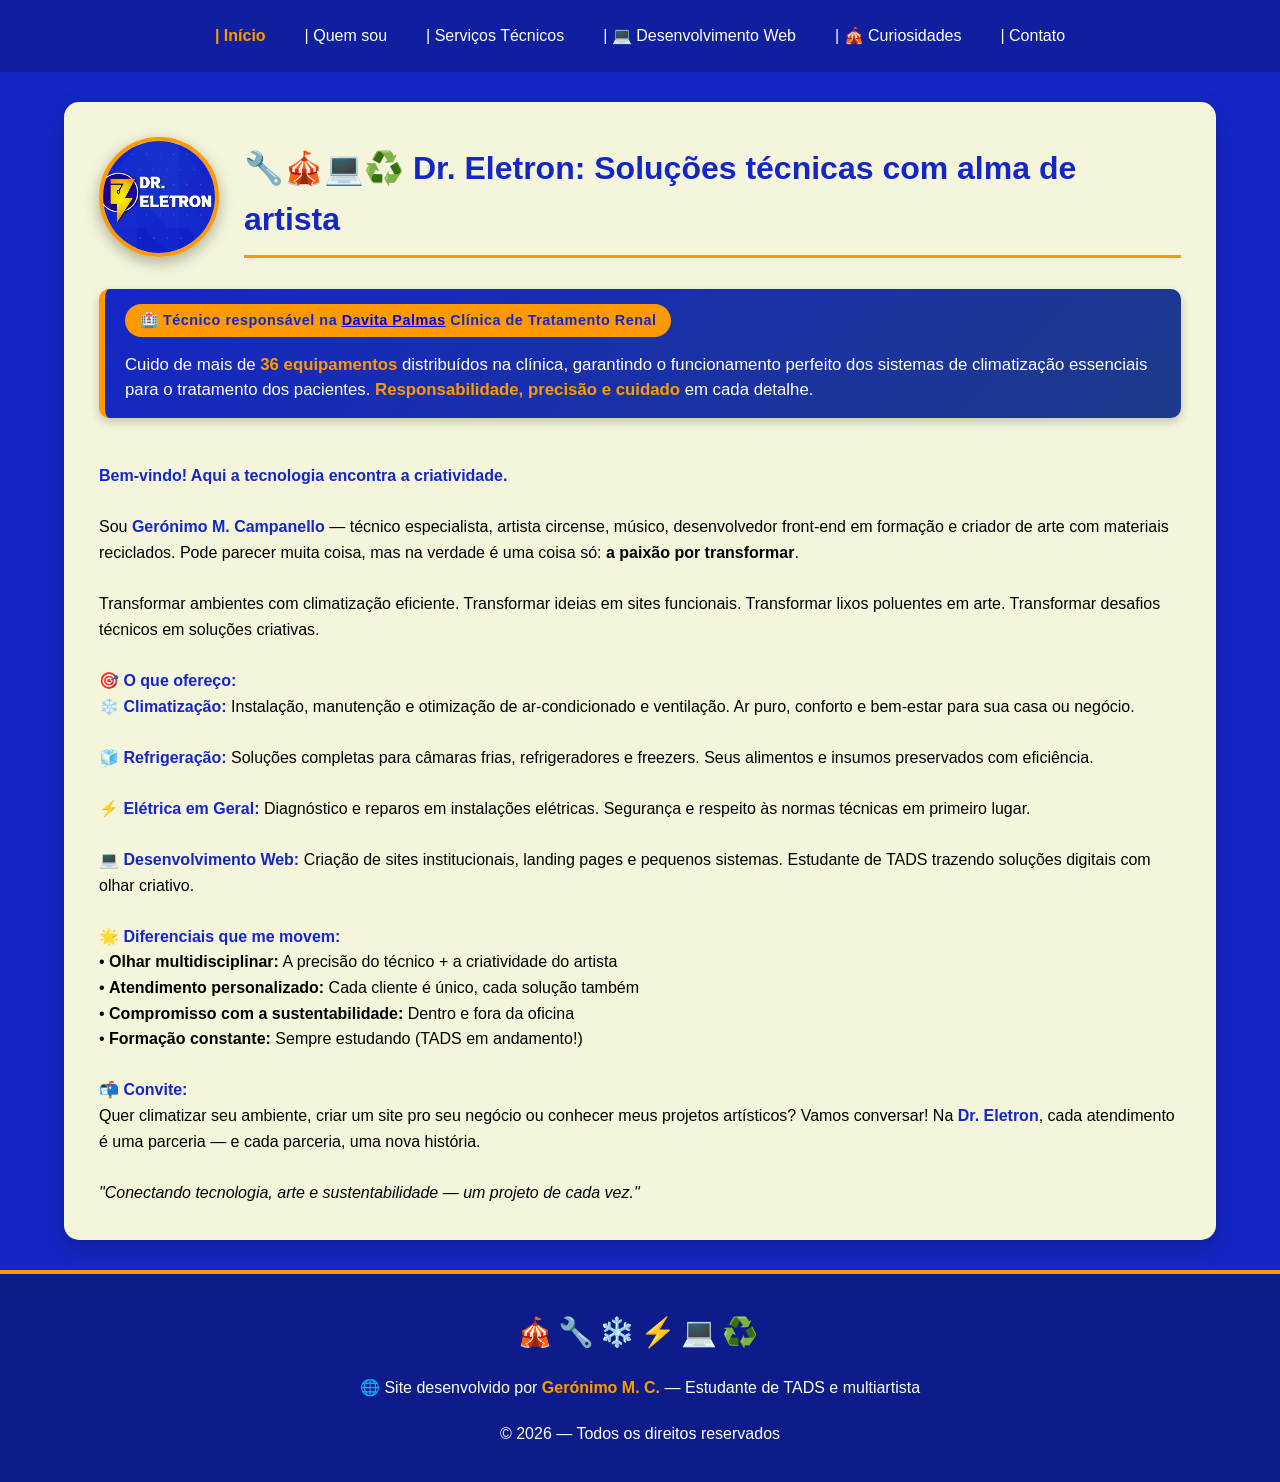
<file: index.html>
<!DOCTYPE html>
<html lang="pt-br">

<head>
    <meta charset="UTF-8">
    <meta name="viewport" content="width=device-width, initial-scale=1.0">
    <title>Dr. Eletron - Tecnologia, Arte & Sustentabilidade</title>
    <link rel="stylesheet" href="estilo.css">
    <link href="script.js">
</head>

<body>
    <header>
        <div class="div-links"><a href="index.html"><span>| Início</span></a></div>
        <div class="div-links"><a href="quemSou.html">| Quem sou</a></div>
        <div class="div-links"><a href="servicos.html">| Serviços Técnicos</a></div>
        <div class="div-links"><a href="dev.html">| 💻 Desenvolvimento Web</a></div>
        <div class="div-links"><a href="curiosidades.html">| 🎪 Curiosidades</a></div>
        <div class="div-links"><a href="contato.html">| Contato</a></div>
    </header>

    <article class="art-apresentacao">
        <!-- HEADER COM FOTO E TÍTULO -->
        <div class="home-header">
            <!-- FOTO DE PERFIL REDONDA -->
            <div class="foto-perfil-container">
                <img src="img/logo.dr.eletron.png" alt="Gerónimo M. Campanello - Dr. Eletron" class="foto-perfil">
            </div>


            <!-- TÍTULO PRINCIPAL -->
            <div class="titulo-container">
                <h2>🔧🎪💻♻️ Dr. Eletron: Soluções técnicas com alma de artista</h2>
            </div>
        </div>

        <!-- DESTAQUE DA CLÍNICA RENAL -->
        <div class="destaque-clinica">
            <span class="badge-clinica">🏥 Técnico responsável na <a href="https://www.davita.com.br/post_clinica/davita-palmas/" target="_blank">Davita Palmas</a> Clínica de Tratamento Renal</span>
            <p class="texto-clinica">Cuido de mais de <strong>36 equipamentos</strong> distribuídos na clínica,
                garantindo o funcionamento perfeito dos sistemas de climatização essenciais para o tratamento dos
                pacientes. <strong>Responsabilidade, precisão e cuidado</strong> em cada detalhe.</p>
        </div>

        <br>

        <span>Bem-vindo! Aqui a tecnologia encontra a criatividade.</span>
        <br><br>

        Sou <span>Gerónimo M. Campanello</span> — técnico especialista, artista circense, músico,
        desenvolvedor front-end em formação e criador de arte com materiais reciclados.
        Pode parecer muita coisa, mas na verdade é uma coisa só: <strong>a paixão por transformar</strong>.
        <br><br>

        Transformar ambientes com climatização eficiente. Transformar ideias em sites funcionais.
        Transformar lixos poluentes em arte. Transformar desafios técnicos em soluções criativas.
        <br><br>

        <span>🎯 O que ofereço:</span>
        <br>

        <span>❄️ Climatização:</span> Instalação, manutenção e otimização de ar-condicionado e ventilação.
        Ar puro, conforto e bem-estar para sua casa ou negócio.
        <br><br>

        <span>🧊 Refrigeração:</span> Soluções completas para câmaras frias, refrigeradores e freezers.
        Seus alimentos e insumos preservados com eficiência.
        <br><br>

        <span>⚡ Elétrica em Geral:</span> Diagnóstico e reparos em instalações elétricas.
        Segurança e respeito às normas técnicas em primeiro lugar.
        <br><br>

        <span>💻 Desenvolvimento Web:</span> Criação de sites institucionais, landing pages e pequenos sistemas.
        Estudante de TADS trazendo soluções digitais com olhar criativo.
        <br><br>

        <span>🌟 Diferenciais que me movem:</span>
        <br>
        • <strong>Olhar multidisciplinar:</strong> A precisão do técnico + a criatividade do artista<br>
        • <strong>Atendimento personalizado:</strong> Cada cliente é único, cada solução também<br>
        • <strong>Compromisso com a sustentabilidade:</strong> Dentro e fora da oficina<br>
        • <strong>Formação constante:</strong> Sempre estudando (TADS em andamento!)<br>
        <br>

        <span>📬 Convite:</span>
        <br>
        Quer climatizar seu ambiente, criar um site pro seu negócio ou conhecer meus projetos artísticos?
        Vamos conversar! Na <span>Dr. Eletron</span>, cada atendimento é uma parceria — e cada parceria, uma nova
        história.
        <br><br>

        <em>"Conectando tecnologia, arte e sustentabilidade — um projeto de cada vez."</em>
    </article>

    <footer>
        <div class="div-footer">
            <p>🎪🔧❄️⚡💻♻️</p>
            <p>🌐 Site desenvolvido por <strong>Gerónimo M. C.</strong> — Estudante de TADS e multiartista</p>
            <p>© 2026 — Todos os direitos reservados</p>
        </div>
    </footer>
</body>

</html>
</file>
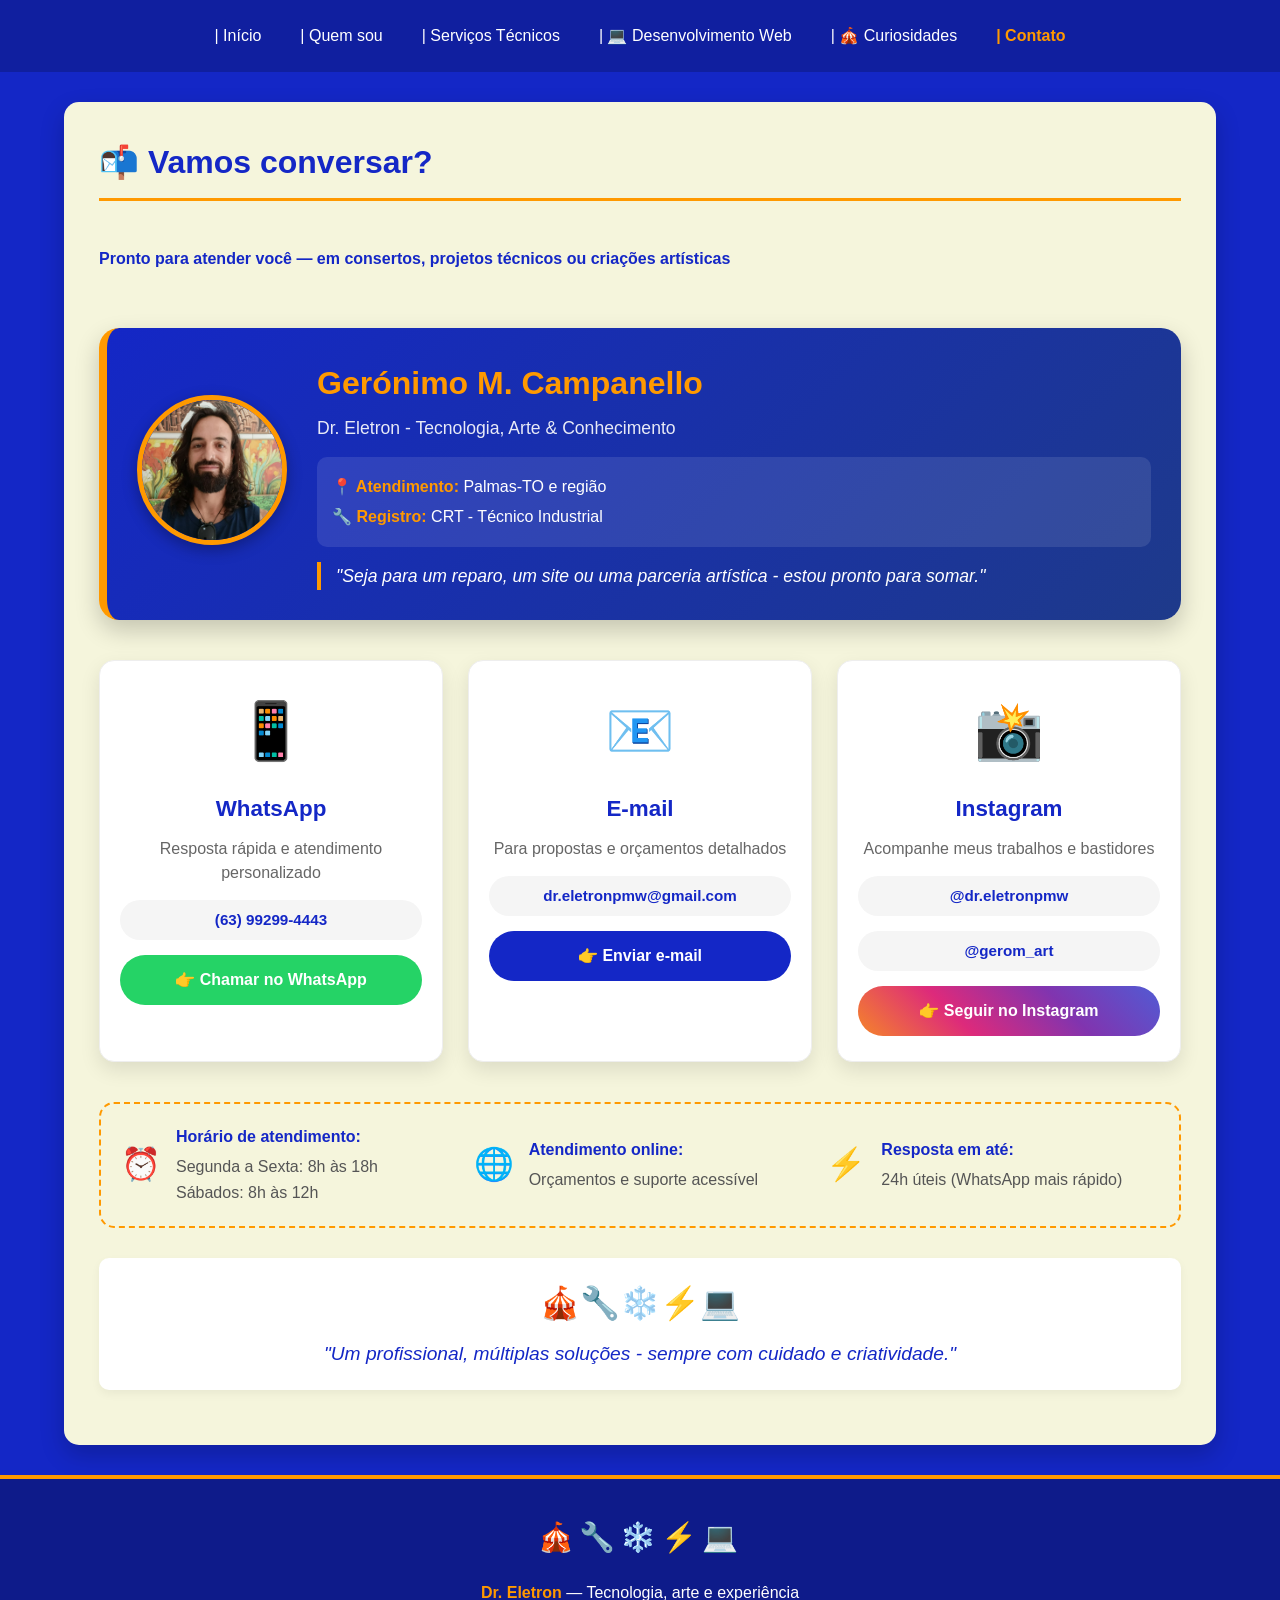
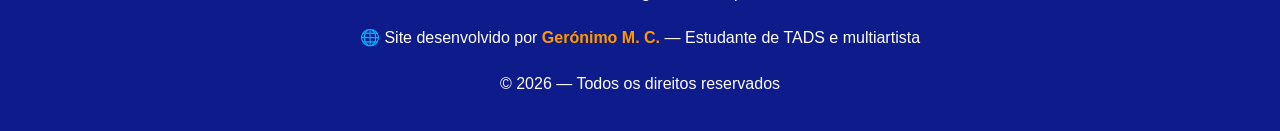
<file: contato.html>
<!DOCTYPE html>
<html lang="pt-br">

<head>
    <meta charset="UTF-8">
    <meta name="viewport" content="width=device-width, initial-scale=1.0">
    <title>Dr. Eletron - Contato</title>
    <link rel="stylesheet" href="estilo.css">
</head>

<body>
    <header>
        <div class="div-links"><a href="index.html">| Início</a></div>
        <div class="div-links"><a href="quemSou.html">| Quem sou</a></div>
        <div class="div-links"><a href="servicos.html">| Serviços Técnicos</a></div>
        <div class="div-links"><a href="dev.html">| 💻 Desenvolvimento Web</a></div>
        <div class="div-links"><a href="curiosidades.html">| 🎪 Curiosidades</a></div>
        <div class="div-links"><a href="contato.html"><span>| Contato</span></a></div>
    </header>

    <article class="art-apresentacao">
        <h2>📬 Vamos conversar?</h2>
        <br>
        
        <span>Pronto para atender você — em consertos, projetos técnicos ou criações artísticas</span>
        <br><br>

        <!-- ===== CARD PRINCIPAL COM FOTO ===== -->
        <div class="contato-card-principal">
            <div class="contato-foto">
                <img src="img/gero/geroncio.jpeg" alt="Gerónimo - Dr. Eletron" class="contato-img">
            </div>
            <div class="contato-info">
                <h3>Gerónimo M. Campanello</h3>
                <p class="contato-subtitulo">Dr. Eletron - Tecnologia, Arte & Conhecimento</p>
                
                <div class="contato-dados">
                    <p><strong>📍 Atendimento:</strong> Palmas-TO e região</p>
                    <p><strong>🔧 Registro:</strong> CRT - Técnico Industrial</p>
                </div>
                
                <p class="contato-frase">"Seja para um reparo, um site ou uma parceria artística - estou pronto para somar."</p>
            </div>
        </div>

        <!-- ===== CARDS DE CONTATO ===== -->
        <div class="contato-cards-grid">
            
            <!-- WHATSAPP -->
            <div class="contato-card whatsapp">
                <div class="card-icone">📱</div>
                <h4 class="card-titulo">WhatsApp</h4>
                <p class="card-texto">Resposta rápida e atendimento personalizado</p>
                <p class="card-info">(63) 99299-4443</p>
                <a href="https://wa.me/5563992994443" target="_blank" class="card-botao whatsapp-botao">
                    👉 Chamar no WhatsApp
                </a>
            </div>

            <!-- E-MAIL -->
            <div class="contato-card email">
                <div class="card-icone">📧</div>
                <h4 class="card-titulo">E-mail</h4>
                <p class="card-texto">Para propostas e orçamentos detalhados</p>
                <p class="card-info">dr.eletronpmw@gmail.com</p>
                <a href="mailto: dr.eletronpmw@gmail.com" class="card-botao email-botao">
                    👉 Enviar e-mail
                </a>
            </div>

            <!-- INSTAGRAM -->
            <div class="contato-card instagram">
                <div class="card-icone">📸</div>
                <h4 class="card-titulo">Instagram</h4>
                <p class="card-texto">Acompanhe meus trabalhos e bastidores</p>
                <p class="card-info">@dr.eletronpmw</p>
                 <p class="card-info">@gerom_art</p>
                <a href="https://instagram.com/dr.eletronpmw" target="_blank" class="card-botao instagram-botao">
                    👉 Seguir no Instagram
                </a>
            </div>
        </div>

        <!-- ===== HORÁRIOS E INFORMAÇÕES ===== -->
        <div class="contato-info-extra">
            <div class="info-extra-item">
                <span class="extra-icone">⏰</span>
                <div class="extra-texto">
                    <strong>Horário de atendimento:</strong>
                    <p>Segunda a Sexta: 8h às 18h<br>Sábados: 8h às 12h</p>
                </div>
            </div>
            
            <div class="info-extra-item">
                <span class="extra-icone">🌐</span>
                <div class="extra-texto">
                    <strong>Atendimento online:</strong>
                    <p>Orçamentos e suporte acessível</p>
                </div>
            </div>
            
            <div class="info-extra-item">
                <span class="extra-icone">⚡</span>
                <div class="extra-texto">
                    <strong>Resposta em até:</strong>
                    <p>24h úteis (WhatsApp mais rápido)</p>
                </div>
            </div>
        </div>

        <!-- ===== FRASE FINAL ===== -->
        <div class="contato-frase-final">
            <p>🎪🔧❄️⚡💻</p>
            <p><em>"Um profissional, múltiplas soluções - sempre com cuidado e criatividade."</em></p>
        </div>

    </article>

    <footer>
        <div class="div-footer">
            <p>🎪🔧❄️⚡💻</p>
            <p><strong>Dr. Eletron</strong> — Tecnologia, arte e experiência</p>
            <p>🌐 Site desenvolvido por <strong>Gerónimo M. C.</strong> — Estudante de TADS e multiartista</p>
            <p>© 2026 — Todos os direitos reservados</p>
        </div>
    </footer>
</body>

</html>
</file>
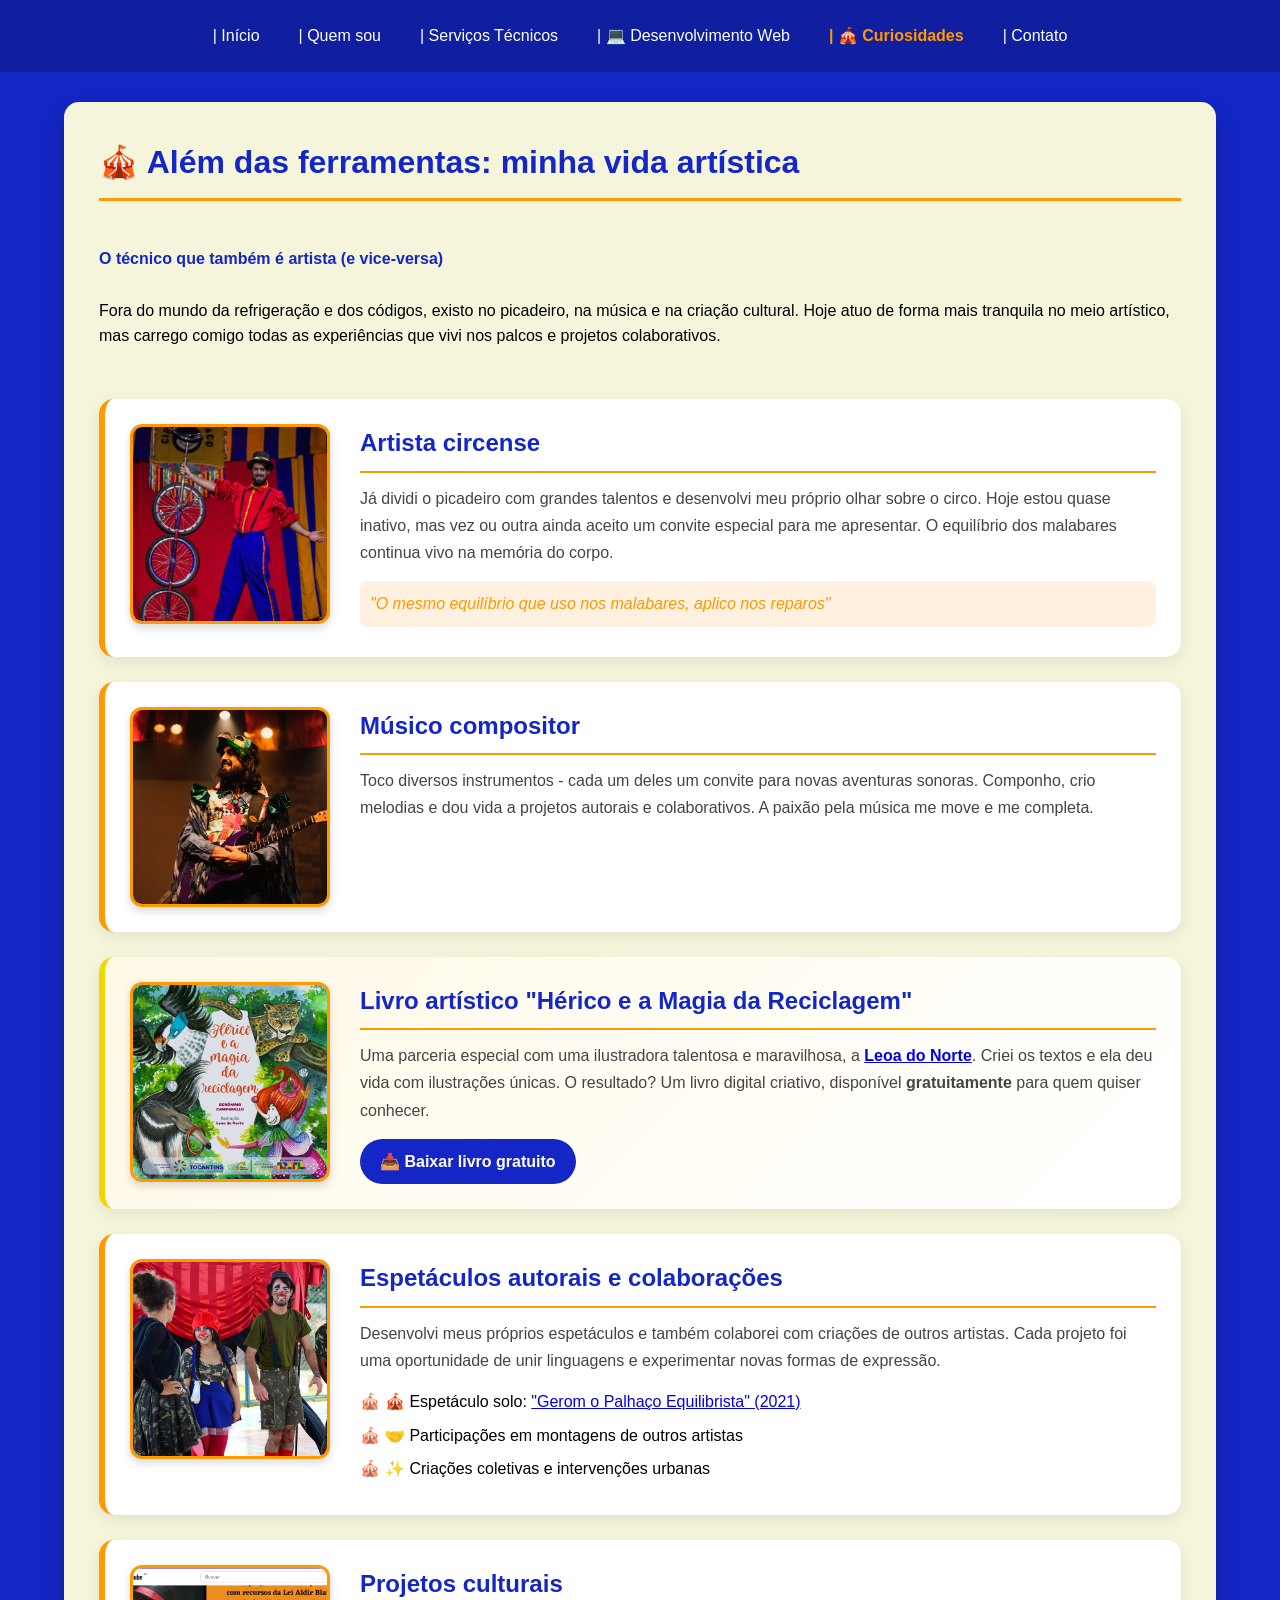
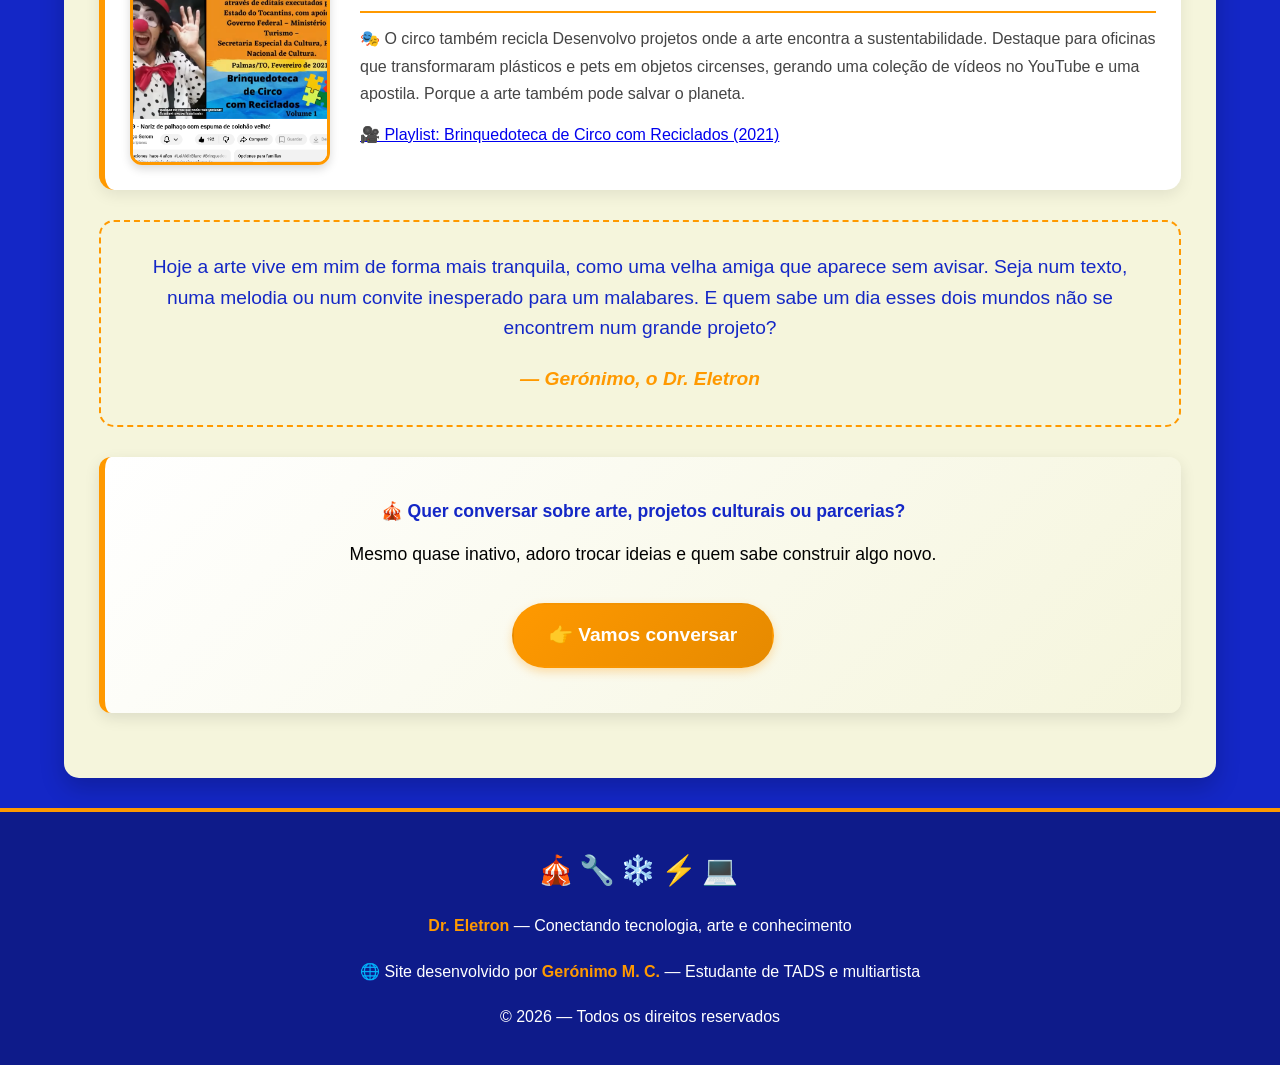
<file: curiosidades.html>
<!DOCTYPE html>
<html lang="pt-br">

<head>
    <meta charset="UTF-8">
    <meta name="viewport" content="width=device-width, initial-scale=1.0">
    <title>Dr. Eletron - Curiosidades</title>
    <link rel="stylesheet" href="estilo.css">
</head>

<body>
    <header>
        <div class="div-links"><a href="index.html">| Início</a></div>
        <div class="div-links"><a href="quemSou.html">| Quem sou</a></div>
        <div class="div-links"><a href="servicos.html">| Serviços Técnicos</a></div>
        <div class="div-links"><a href="dev.html">| 💻 Desenvolvimento Web</a></div>
        <div class="div-links"><a href="curiosidades.html"><span>| 🎪 Curiosidades</span></a></div>
        <div class="div-links"><a href="contato.html">| Contato</a></div>
    </header>

    <article class="art-apresentacao">
        <h2>🎪 Além das ferramentas: minha vida artística</h2>
        <br>

        <span>O técnico que também é artista (e vice-versa)</span>
        <br><br>

        Fora do mundo da refrigeração e dos códigos, existo no picadeiro, na música e na criação cultural.
        Hoje atuo de forma mais tranquila no meio artístico, mas carrego comigo todas as experiências
        que vivi nos palcos e projetos colaborativos.
        <br><br>

        <!-- ===== CARD: ARTISTA CIRCENSE ===== -->
        <div class="curiosidade-card">
            <div class="curiosidade-imagem">
                <img src="img/gero/gero.mono.3rodas.compact.webp" alt="Gerónimo em apresentação circense"
                    class="img-curiosidade">
            </div>
            <div class="curiosidade-conteudo">
                <h3 class="curiosidade-titulo">Artista circense</h3>
                <p class="curiosidade-texto">
                    Já dividi o picadeiro com grandes talentos e desenvolvi meu próprio olhar sobre o circo.
                    Hoje estou quase inativo, mas vez ou outra ainda aceito um convite especial para me apresentar.
                    O equilíbrio dos malabares continua vivo na memória do corpo.
                </p>
                <p class="curiosidade-destaque">"O mesmo equilíbrio que uso nos malabares, aplico nos reparos"</p>
            </div>
        </div>

        <!-- ===== CARD: MÚSICA ===== -->
        <div class="curiosidade-card">
            <div class="curiosidade-imagem">
                <img src="img/gero/gerom.artista.webp" alt="Gerónimo na música" class="img-curiosidade">
            </div>
            <div class="curiosidade-conteudo">
                <h3 class="curiosidade-titulo">Músico compositor</h3>
                <p class="curiosidade-texto">Toco diversos instrumentos - cada um deles um convite para novas aventuras
                    sonoras. Componho, crio melodias e dou vida a projetos autorais e colaborativos. A paixão pela
                    música me move e me completa.

                </p>
            </div>
        </div>

        <!-- ===== CARD: LIVRO DIGITAL ===== -->
        <div class="curiosidade-card destaque">
            <div class="curiosidade-imagem">
                <img src="img/capa.livro.geronimo.webp" alt="Capa do livro digital" class="img-curiosidade">
            </div>
            <div class="curiosidade-conteudo">
                <h3 class="curiosidade-titulo">Livro artístico "Hérico e a Magia da Reciclagem"</h3>
                <p class="curiosidade-texto">
                    Uma parceria especial com uma ilustradora talentosa e maravilhosa, a <span><a
                            href="https://www.instagram.com/leoa.do.norte/" target="_blank">Leoa do Norte</a></span>.
                    Criei os
                    textos e ela deu vida
                    com ilustrações únicas. O resultado? Um livro digital criativo, disponível
                    <strong>gratuitamente</strong> para quem quiser conhecer.
                </p>
                <div class="curiosidade-link">
                    <a href="https://drive.google.com/file/d/1x5uUa6-rbD_mB0NVK7Pf77y1nnWfLwUp/view?usp=drive_link"
                        target="_blank" class="link-livro">
                        📥 Baixar livro gratuito
                    </a>
                </div>
            </div>
        </div>

        <!-- ===== CARD: ESPETÁCULOS ===== -->
        <div class="curiosidade-card">
            <div class="curiosidade-imagem">
                <img src="img/gero/G01.jpg" alt="Gerónimo em espetáculo" class="img-curiosidade">
            </div>
            <div class="curiosidade-conteudo">
                <h3 class="curiosidade-titulo">Espetáculos autorais e colaborações</h3>
                <p class="curiosidade-texto">
                    Desenvolvi meus próprios espetáculos e também colaborei com criações de outros artistas.
                    Cada projeto foi uma oportunidade de unir linguagens e experimentar novas formas de expressão.
                </p>
                <ul class="curiosidade-lista">
                    <li>🎪 Espetáculo solo: <a href="https://www.youtube.com/watch?v=v1qHPW3W1sI" target="_blank">"Gerom
                            o Palhaço Equilibrista" (2021)</a> </li>
                    <li>🤝 Participações em montagens de outros artistas</li>
                    <li>✨ Criações coletivas e intervenções urbanas</li>
                </ul>
            </div>
        </div>

        <!-- ===== CARD: PROJETOS CULTURAIS ===== -->
        <div class="curiosidade-card">
            <div class="curiosidade-imagem">
                <img src="img/gero/brinquedoteca.gerom.png" alt="Projeto cultural" class="img-curiosidade">
            </div>
            <div class="curiosidade-conteudo">
                <h3 class="curiosidade-titulo">Projetos culturais</h3>
                <p class="curiosidade-texto">
                    🎭 O circo também recicla

                    Desenvolvo projetos onde a arte encontra a sustentabilidade. Destaque para oficinas que
                    transformaram plásticos e pets em objetos circenses, gerando uma coleção de vídeos no YouTube e uma
                    apostila. Porque a arte também pode salvar o planeta.
                </p>
                <a href="https://youtu.be/ZY_jnuc1n8E?si=zk2Ymm8P9atja54c"
                    target="_blank">🎥 Playlist: Brinquedoteca de Circo com Reciclados (2021)</a>
            </div>
        </div>

        <!-- ===== REFLEXÃO FINAL ===== -->
        <div class="curiosidade-reflexao">
            <p>
                Hoje a arte vive em mim de forma mais tranquila, como uma velha amiga que aparece sem avisar.
                Seja num texto, numa melodia ou num convite inesperado para um malabares.
                E quem sabe um dia esses dois mundos não se encontrem num grande projeto?
            </p>
            <p class="reflexao-assinatura">— Gerónimo, o Dr. Eletron</p>
        </div>

        <!-- CONVITE PARA CONTATO ARTÍSTICO -->
        <div class="bloco-servico bloco-atendimento" style="margin-top: 30px;">
            <p><strong>🎪 Quer conversar sobre arte, projetos culturais ou parcerias?</strong></p>
            <p>Mesmo quase inativo, adoro trocar ideias e quem sabe construir algo novo.</p>
            <a href="contato.html" class="botao-contato">👉 Vamos conversar</a>
        </div>

    </article>

    <footer>
        <div class="div-footer">
            <p>🎪🔧❄️⚡💻</p>
            <p><strong>Dr. Eletron</strong> — Conectando tecnologia, arte e conhecimento</p>
            <p>🌐 Site desenvolvido por <strong>Gerónimo M. C.</strong> — Estudante de TADS e multiartista</p>
            <p>© 2026 — Todos os direitos reservados</p>
        </div>
    </footer>
</body>

</html>
</file>
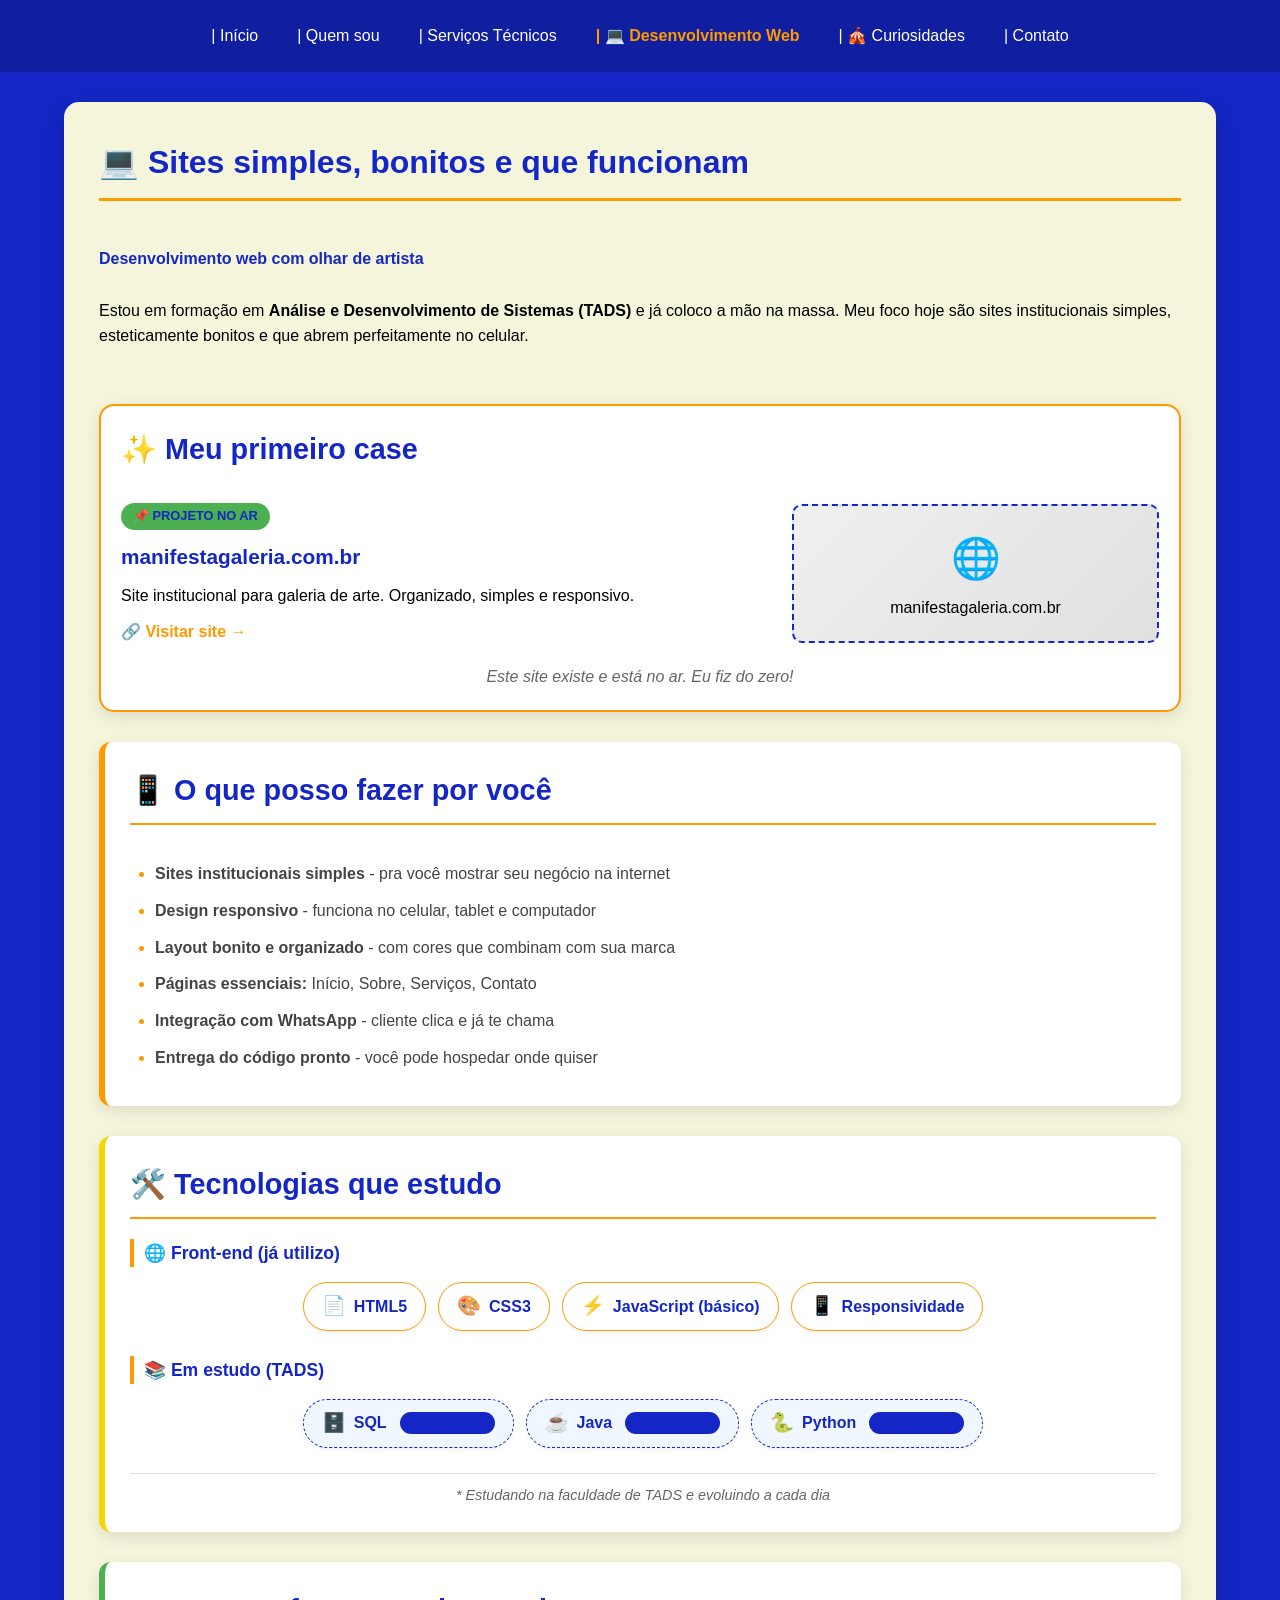
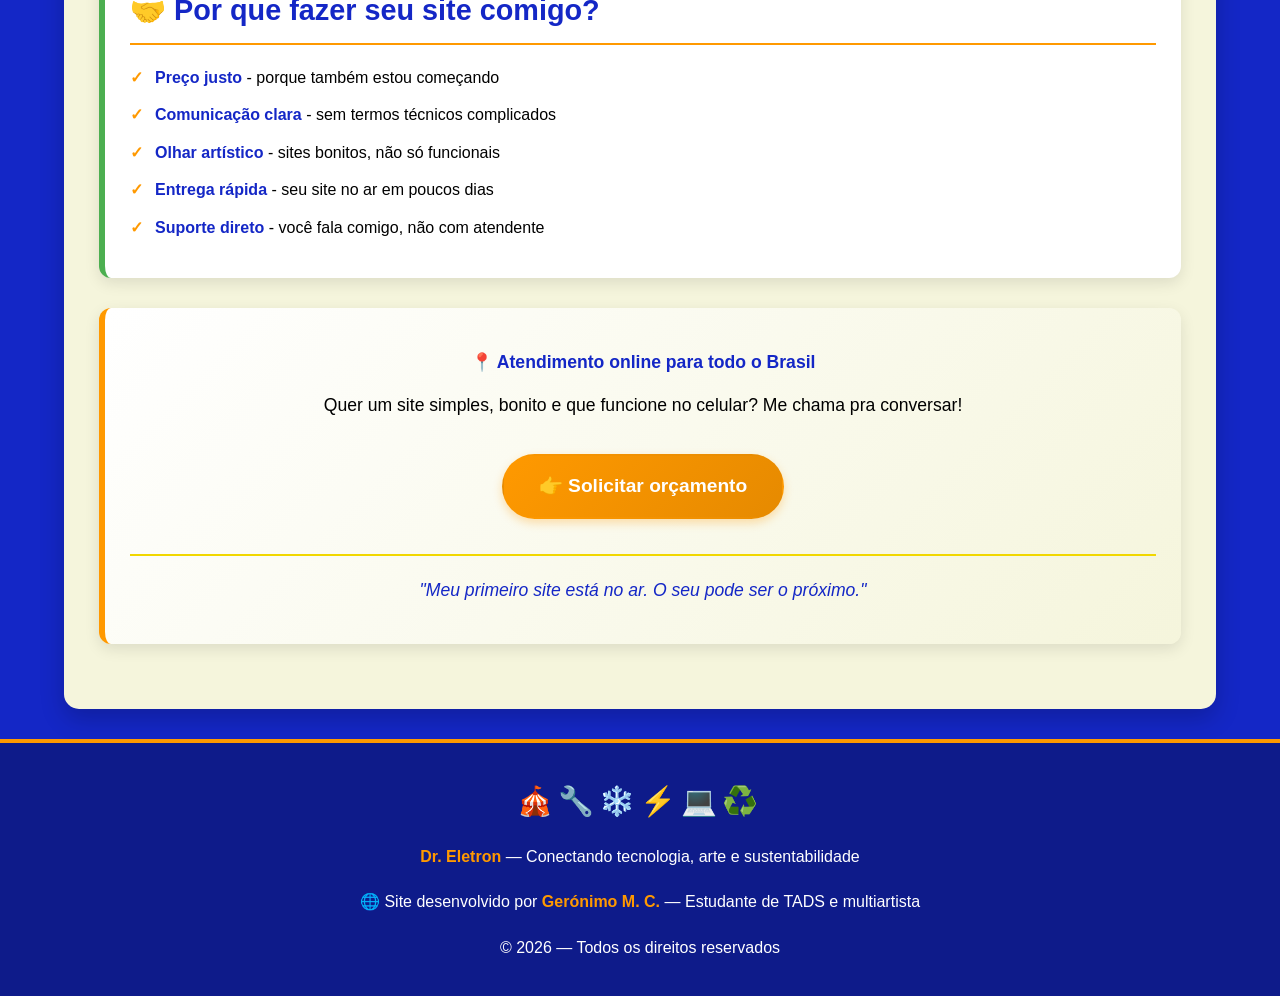
<file: dev.html>
<!DOCTYPE html>
<html lang="pt-br">

<head>
    <meta charset="UTF-8">
    <meta name="viewport" content="width=device-width, initial-scale=1.0">
    <title>Dr. Eletron - Desenvolvimento Web</title>
    <link rel="stylesheet" href="estilo.css">
</head>

<body>
    <header>
        <div class="div-links"><a href="index.html">| Início</a></div>
        <div class="div-links"><a href="quemSou.html">| Quem sou</a></div>
        <div class="div-links"><a href="servicos.html">| Serviços Técnicos</a></div>
        <div class="div-links"><a href="dev.html"><span>| 💻 Desenvolvimento Web</span></a></div>
        <div class="div-links"><a href="curiosidades.html">| 🎪 Curiosidades</a></div>
        <div class="div-links"><a href="contato.html">| Contato</a></div>
    </header>

    <article class="art-apresentacao">
        <h2>💻 Sites simples, bonitos e que funcionam</h2>
        <br>

        <span>Desenvolvimento web com olhar de artista</span>
        <br><br>

        Estou em formação em <strong>Análise e Desenvolvimento de Sistemas (TADS)</strong> e já coloco a mão na massa.
        Meu foco hoje são sites institucionais simples, esteticamente bonitos e que abrem perfeitamente no celular.
        <br><br>

        <!-- ===== PORTFÓLIO REAL ===== -->
        <div class="portfolio-real">
            <h3 class="titulo-bloco" style="border-bottom: none; text-align: center;">✨ Meu primeiro case</h3>
            <div class="portfolio-card">
                <div class="portfolio-info">
                    <span class="portfolio-badge">📌 PROJETO NO AR</span>
                    <p class="portfolio-nome"><strong>manifestagaleria.com.br</strong></p>
                    <p>Site institucional para galeria de arte. Organizado, simples e responsivo.</p>
                    <a href="https://manifestagaleria.com.br" target="_blank" class="portfolio-link">🔗 Visitar site
                        →</a>
                </div>
                <div class="portfolio-imagem-placeholder">
                    <span>🌐</span>
                    <p>manifestagaleria.com.br</p>
                </div>
            </div>
            <p class="portfolio-legenda">Este site existe e está no ar. Eu fiz do zero!</p>
        </div>

        <!-- ===== O QUE EU FAÇO ===== -->
        <div class="bloco-servico bloco-dev">
            <h3 class="titulo-bloco">📱 O que posso fazer por você</h3>
            <div class="conteudo-bloco">
                <div class="descricao-bloco" style="flex: 100%;">
                    <ul>
                        <li><strong>Sites institucionais simples</strong> - pra você mostrar seu negócio na internet
                        </li>
                        <li><strong>Design responsivo</strong> - funciona no celular, tablet e computador</li>
                        <li><strong>Layout bonito e organizado</strong> - com cores que combinam com sua marca</li>
                        <li><strong>Páginas essenciais:</strong> Início, Sobre, Serviços, Contato</li>
                        <li><strong>Integração com WhatsApp</strong> - cliente clica e já te chama</li>
                        <li><strong>Entrega do código pronto</strong> - você pode hospedar onde quiser</li>
                    </ul>
                </div>
            </div>
        </div>

        <div class="bloco-servico bloco-diferenciais">
            <h3 class="titulo-bloco">🛠️ Tecnologias que estudo</h3>

            <!-- Front-end (o que já uso) -->
            <div class="categoria-skills">
                <span class="categoria-titulo">🌐 Front-end (já utilizo)</span>
                <div class="skills-mini-grid">
                    <div class="skill-mini-item">
                        <span class="skill-mini-icone">📄</span>
                        <span>HTML5</span>
                    </div>
                    <div class="skill-mini-item">
                        <span class="skill-mini-icone">🎨</span>
                        <span>CSS3</span>
                    </div>
                    <div class="skill-mini-item">
                        <span class="skill-mini-icone">⚡</span>
                        <span>JavaScript (básico)</span>
                    </div>
                    <div class="skill-mini-item">
                        <span class="skill-mini-icone">📱</span>
                        <span>Responsividade</span>
                    </div>
                </div>
            </div>

            <!-- Back-end / Banco de Dados (em estudo) -->
            <div class="categoria-skills">
                <span class="categoria-titulo">📚 Em estudo (TADS)</span>
                <div class="skills-mini-grid">
                    <div class="skill-mini-item estudando">
                        <span class="skill-mini-icone">🗄️</span>
                        <span>SQL</span>
                        <span class="badge-estudo">em andamento</span>
                    </div>
                    <div class="skill-mini-item estudando">
                        <span class="skill-mini-icone">☕</span>
                        <span>Java</span>
                        <span class="badge-estudo">em andamento</span>
                    </div>
                    <div class="skill-mini-item estudando">
                        <span class="skill-mini-icone">🐍</span>
                        <span>Python</span>
                        <span class="badge-estudo">em andamento</span>
                    </div>
                </div>
            </div>

            <p class="skills-legenda">* Estudando na faculdade de TADS e evoluindo a cada dia</p>
        </div>

        <!-- ===== DIFERENCIAIS ===== -->
        <div class="bloco-servico bloco-processo">
            <h3 class="titulo-bloco">🤝 Por que fazer seu site comigo?</h3>
            <div class="conteudo-bloco processo">
                <ul class="lista-simples">
                    <li><strong>Preço justo</strong> - porque também estou começando</li>
                    <li><strong>Comunicação clara</strong> - sem termos técnicos complicados</li>
                    <li><strong>Olhar artístico</strong> - sites bonitos, não só funcionais</li>
                    <li><strong>Entrega rápida</strong> - seu site no ar em poucos dias</li>
                    <li><strong>Suporte direto</strong> - você fala comigo, não com atendente</li>
                </ul>
            </div>
        </div>

        <!-- ÁREA DE ATENDIMENTO E CTA -->
        <div class="bloco-servico bloco-atendimento">
            <p><strong>📍 Atendimento online para todo o Brasil</strong></p>

            <p>Quer um site simples, bonito e que funcione no celular? Me chama pra conversar!</p>

            <a href="contato.html" class="botao-contato">👉 Solicitar orçamento</a>

            <p class="frase-final"><em>"Meu primeiro site está no ar. O seu pode ser o próximo."</em></p>
        </div>
    </article>

    <footer>
        <div class="div-footer">
            <p>🎪🔧❄️⚡💻♻️</p>
            <p><strong>Dr. Eletron</strong> — Conectando tecnologia, arte e sustentabilidade</p>
            <p>🌐 Site desenvolvido por <strong>Gerónimo M. C.</strong> — Estudante de TADS e multiartista</p>
            <p>© 2026 — Todos os direitos reservados</p>
        </div>
    </footer>
</body>

</html>
</file>
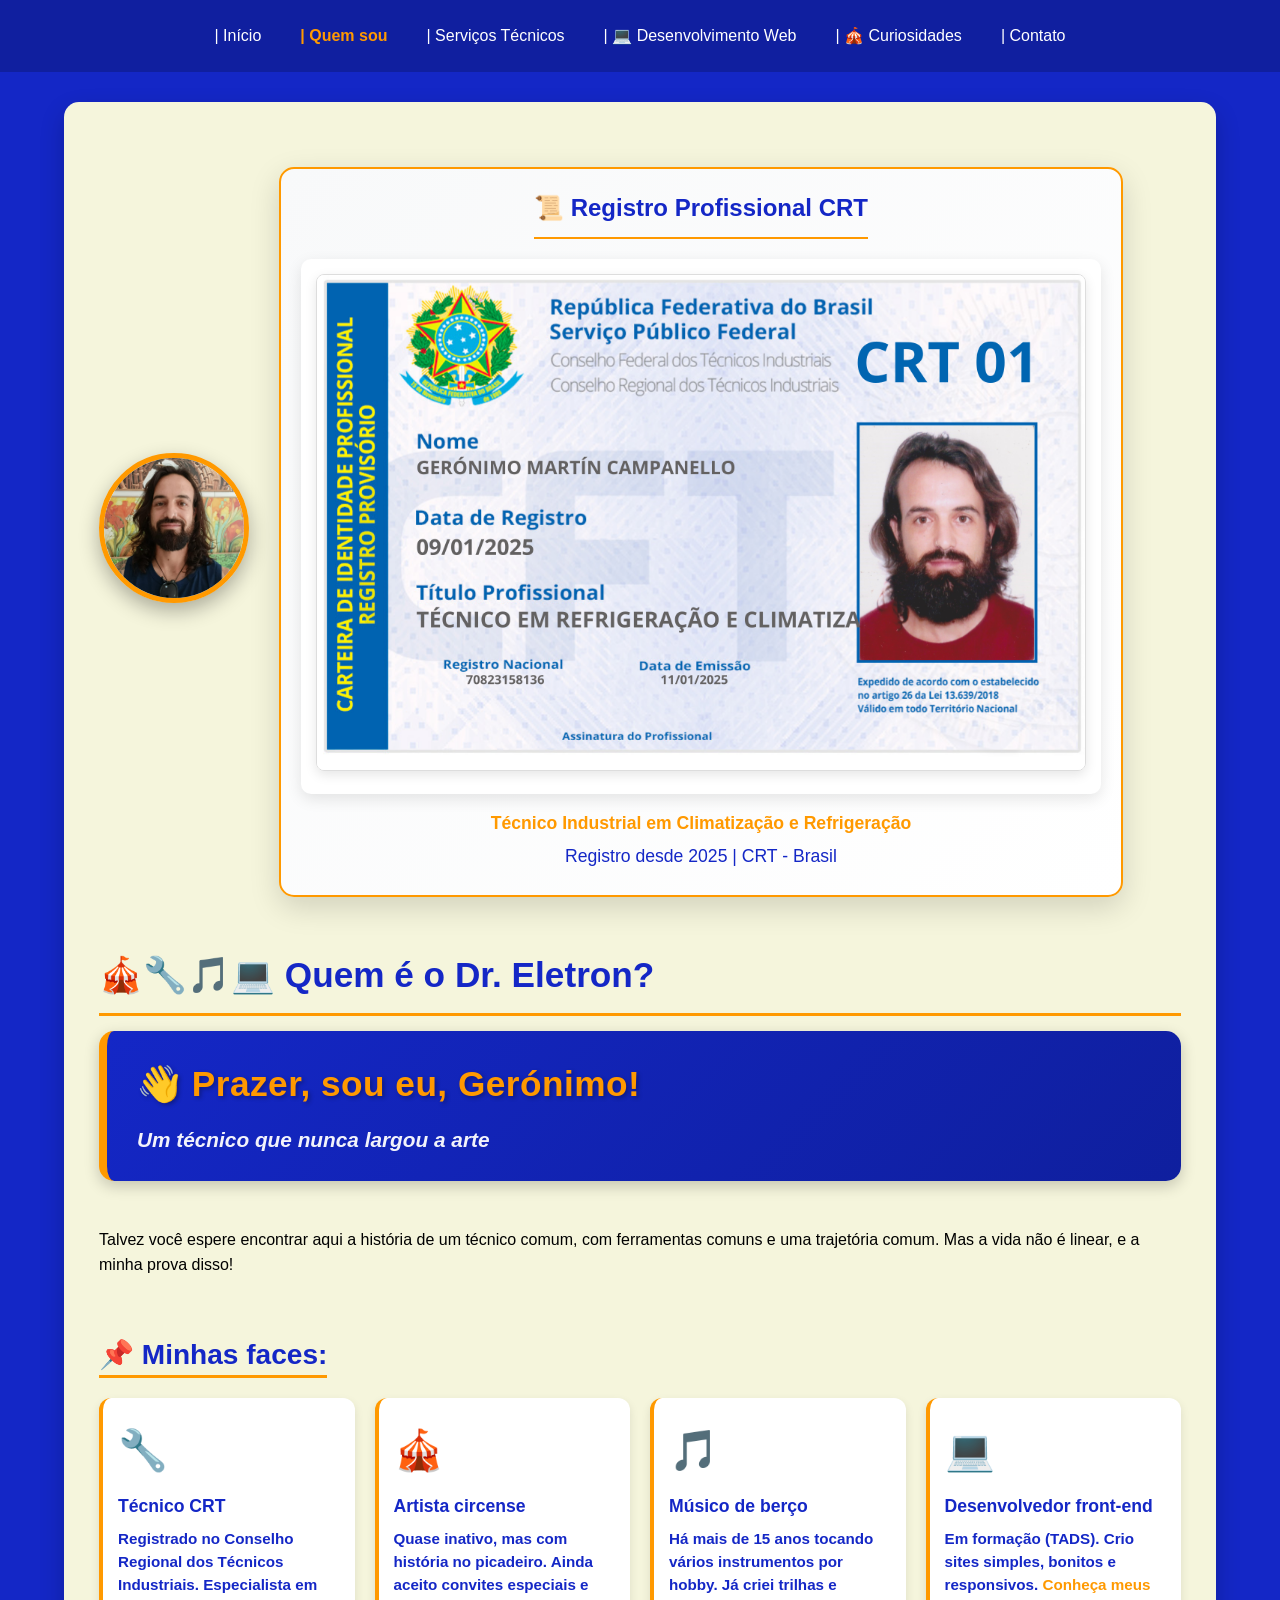
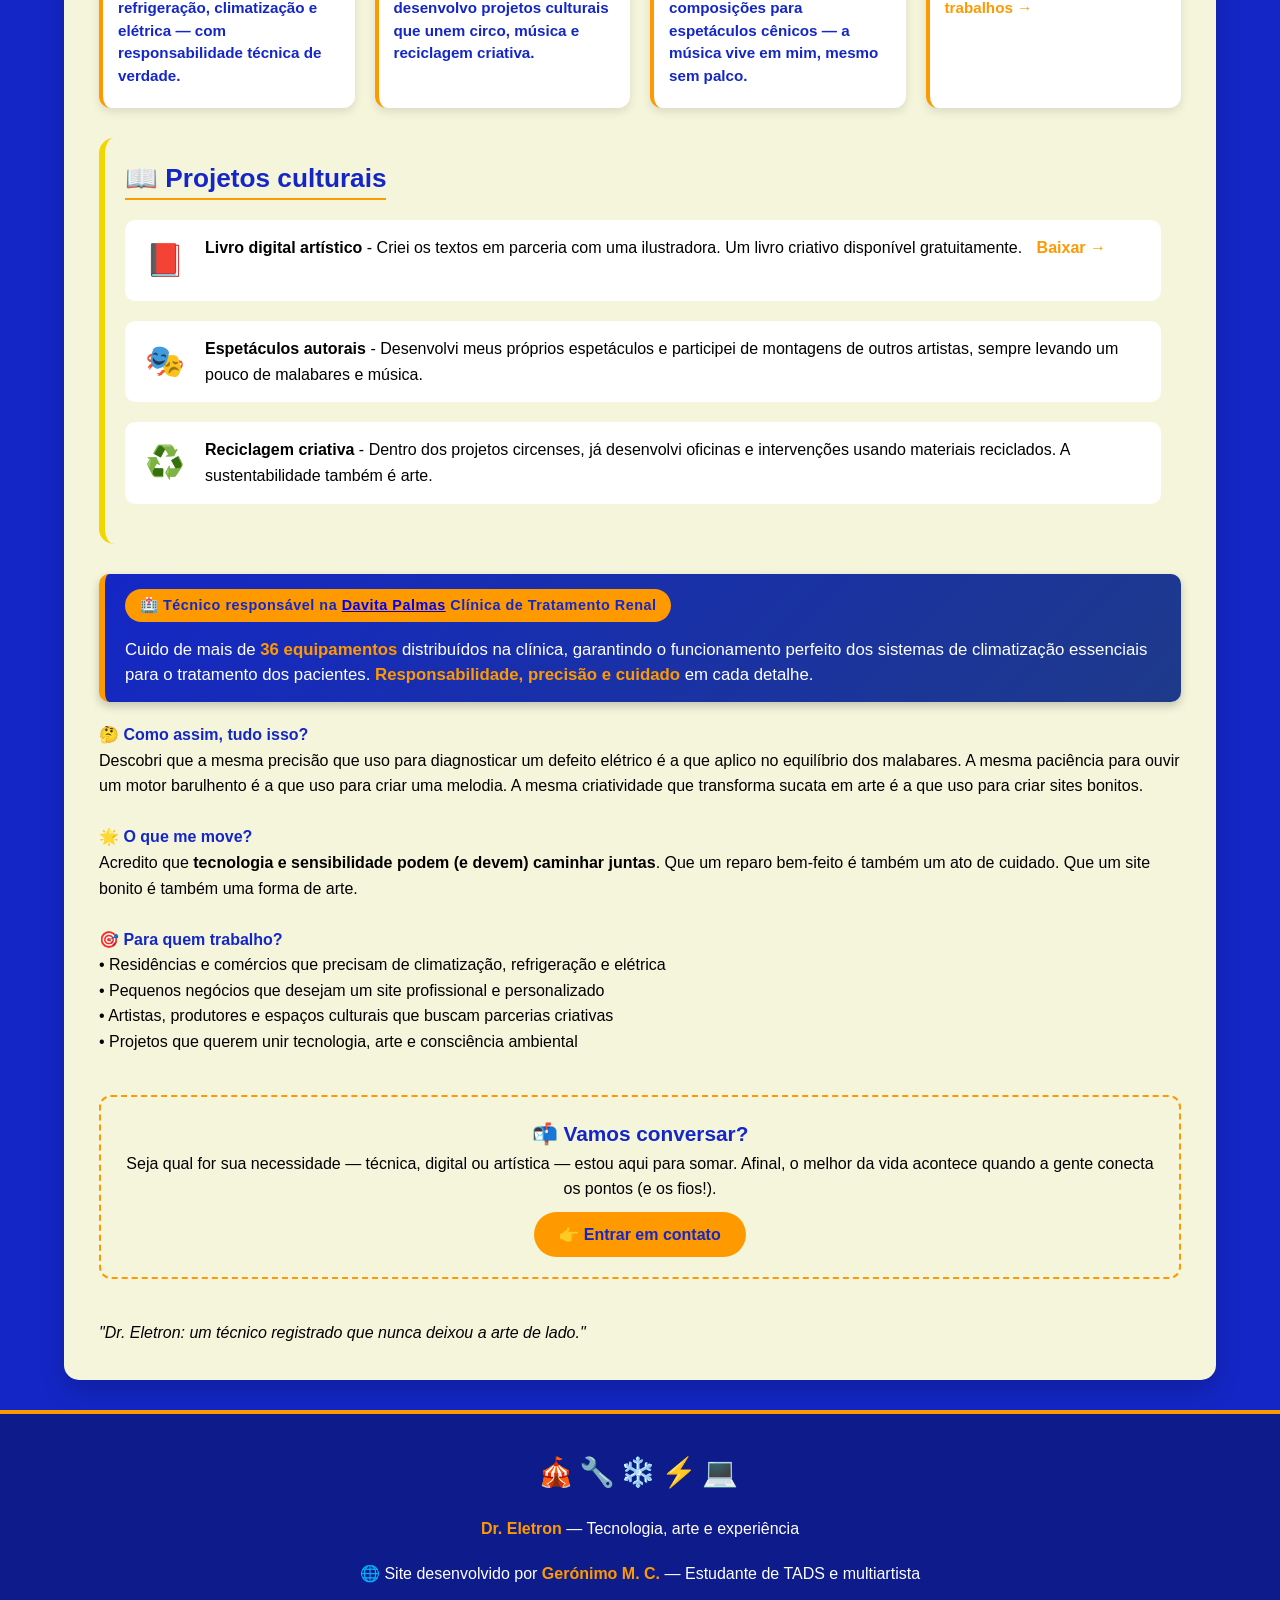
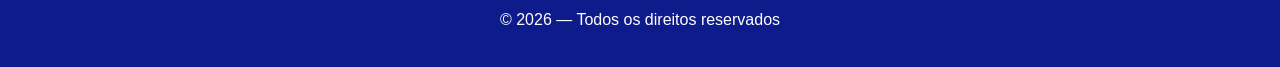
<file: quemSou.html>
<!DOCTYPE html>
<html lang="pt-br">

<head>
    <meta charset="UTF-8">
    <meta name="viewport" content="width=device-width, initial-scale=1.0">
    <title>Dr. Eletron - Quem Sou</title>
    <link rel="stylesheet" href="estilo.css">
</head>

<body>
    <header>
        <div class="div-links"><a href="index.html">| Início</a></div>
        <div class="div-links"><a href="quemSou.html"><span>| Quem sou</span></a></div>
        <div class="div-links"><a href="servicos.html">| Serviços Técnicos</a></div>
        <div class="div-links"><a href="dev.html">| 💻 Desenvolvimento Web</a></div>
        <div class="div-links"><a href="curiosidades.html">| 🎪 Curiosidades</a></div>
        <div class="div-links"><a href="contato.html">| Contato</a></div>
    </header>

    <article class="art-apresentacao">
        <!-- CABEÇALHO COM FOTO E REGISTRO CRT -->
        <div class="quem-sou-header">
            <!-- FOTO DE PERFIL -->
            <div class="foto-perfil-container-grande">
                <img src="img/gero/geroncio.jpeg" alt="Gerónimo M. Campanello - Dr. Eletron" class="foto-perfil-grande">
            </div>

            <!-- REGISTRO CRT -->
            <div class="registro-crt-container">
                <h3 class="registro-titulo">📜 Registro Profissional CRT</h3>
                <div class="registro-imagem-box">
                    <img src="img/carteira.crt.png"
                        alt="Registro CRT - Técnico Industrial em Climatização e Refrigeração"
                        class="registro-crt-imagem">
                </div>
                <div class="registro-legenda">
                    <p><strong>Técnico Industrial em Climatização e Refrigeração</strong></p>
                    <p>Registro desde 2025 | CRT - Brasil</p>
                </div>
            </div>
        </div>

        <!-- TÍTULO -->
        <div class="titulo-quem-sou">
            <h2>🎪🔧🎵💻 Quem é o Dr. Eletron?</h2>
        </div>

        <!-- CARD DE APRESENTAÇÃO PESSOAL -->
        <div class="card-apresentacao">
            <div class="saudacao">
                <span class="destaque-nome">👋 Prazer, sou eu, Gerónimo!</span>
                <span class="subtitulo">Um técnico que nunca largou a arte</span>
            </div>
        </div>

        <br>

        Talvez você espere encontrar aqui a história de um técnico comum, com ferramentas comuns e uma trajetória comum.
        Mas a vida não é linear, e a minha prova disso!
        <br><br>

        <!-- MINHAS FACES PROFISSIONAIS -->
        <div class="faces-profissionais">
            <h3><span>📌 Minhas faces:</span></h3>

            <div class="grid-faces">
                <div class="face-item">
                    <span class="face-icone">🔧</span>
                    <span class="face-titulo">Técnico CRT</span>
                    <span class="face-desc">Registrado no Conselho Regional dos Técnicos Industriais. Especialista em refrigeração, climatização e elétrica — com responsabilidade técnica de verdade.</span>
                </div>

                <div class="face-item">
                    <span class="face-icone">🎪</span>
                    <span class="face-titulo">Artista circense</span>
                    <span class="face-desc">Quase inativo, mas com história no picadeiro. Ainda aceito convites especiais e desenvolvo projetos culturais que unem circo, música e reciclagem criativa.</span>
                </div>

                <div class="face-item">
                    <span class="face-icone">🎵</span>
                    <span class="face-titulo">Músico de berço</span>
                    <span class="face-desc">Há mais de 15 anos tocando vários instrumentos por hobby. Já criei trilhas e composições para espetáculos cênicos — a música vive em mim, mesmo sem palco.</span>
                </div>

                <div class="face-item">
                    <span class="face-icone">💻</span>
                    <span class="face-titulo">Desenvolvedor front-end</span>
                    <span class="face-desc">Em formação (TADS). Crio sites simples, bonitos e responsivos. <a href="dev.html" style="color: var(--laranja);">Conheça meus trabalhos →</a></span>
                </div>
            </div>
        </div>

        <!-- LIVRO E PROJETOS CULTURAIS (DESTAQUE) -->
        <div class="projetos-culturais">
            <h3><span>📖 Projetos culturais</span></h3>
            
            <div class="projeto-item">
                <span class="projeto-icone">📕</span>
                <div class="projeto-desc">
                    <strong>Livro digital artístico</strong> - Criei os textos em parceria com uma ilustradora. Um livro criativo disponível gratuitamente.
                    <a href="#" class="projeto-link">Baixar →</a>
                </div>
            </div>
            
            <div class="projeto-item">
                <span class="projeto-icone">🎭</span>
                <div class="projeto-desc">
                    <strong>Espetáculos autorais</strong> - Desenvolvi meus próprios espetáculos e participei de montagens de outros artistas, sempre levando um pouco de malabares e música.
                </div>
            </div>
            
            <div class="projeto-item">
                <span class="projeto-icone">♻️</span>
                <div class="projeto-desc">
                    <strong>Reciclagem criativa</strong> - Dentro dos projetos circenses, já desenvolvi oficinas e intervenções usando materiais reciclados. A sustentabilidade também é arte.
                </div>
            </div>
        </div>

        <!-- DESTAQUE DA CLÍNICA RENAL -->
        <div class="destaque-clinica">
            <span class="badge-clinica">🏥 Técnico responsável na <a href="https://www.davita.com.br/post_clinica/davita-palmas/" target="_blank">Davita Palmas</a> Clínica de Tratamento Renal</span>
            <p class="texto-clinica">Cuido de mais de <strong>36 equipamentos</strong> distribuídos na clínica,
                garantindo o funcionamento perfeito dos sistemas de climatização essenciais para o tratamento dos
                pacientes. <strong>Responsabilidade, precisão e cuidado</strong> em cada detalhe.</p>
        </div>

        <span>🤔 Como assim, tudo isso?</span>
        <br>
        Descobri que a mesma precisão que uso para diagnosticar um defeito elétrico é a que aplico no equilíbrio dos
        malabares. A mesma paciência para ouvir um motor barulhento é a que uso para criar uma melodia.
        A mesma criatividade que transforma sucata em arte é a que uso para criar sites bonitos.
        <br><br>

        <span>🌟 O que me move?</span>
        <br>
        Acredito que <strong>tecnologia e sensibilidade podem (e devem) caminhar juntas</strong>.
        Que um reparo bem-feito é também um ato de cuidado. Que um site bonito é também uma forma de arte.
        <br><br>

        <span>🎯 Para quem trabalho?</span>
        <br>
        • Residências e comércios que precisam de climatização, refrigeração e elétrica<br>
        • Pequenos negócios que desejam um site profissional e personalizado<br>
        • Artistas, produtores e espaços culturais que buscam parcerias criativas<br>
        • Projetos que querem unir tecnologia, arte e consciência ambiental
        <br><br>

        <!-- CARD DE CONTATO RÁPIDO -->
        <div class="card-contato-rapido">
            <p><span>📬 Vamos conversar?</span></p>
            <p>Seja qual for sua necessidade — técnica, digital ou artística — estou aqui para somar.
                Afinal, o melhor da vida acontece quando a gente conecta os pontos (e os fios!).</p>
            <a href="contato.html" class="botao-contato-pequeno">👉 Entrar em contato</a>
        </div>
        <br>

        <em>"Dr. Eletron: um técnico registrado que nunca deixou a arte de lado."</em>
    </article>

    <footer>
        <div class="div-footer">
            <p>🎪🔧❄️⚡💻</p>
            <p><strong>Dr. Eletron</strong> — Tecnologia, arte e experiência</p>
            <p>🌐 Site desenvolvido por <strong>Gerónimo M. C.</strong> — Estudante de TADS e multiartista</p>
            <p>© 2026 — Todos os direitos reservados</p>
        </div>
    </footer>
</body>

</html>
</file>
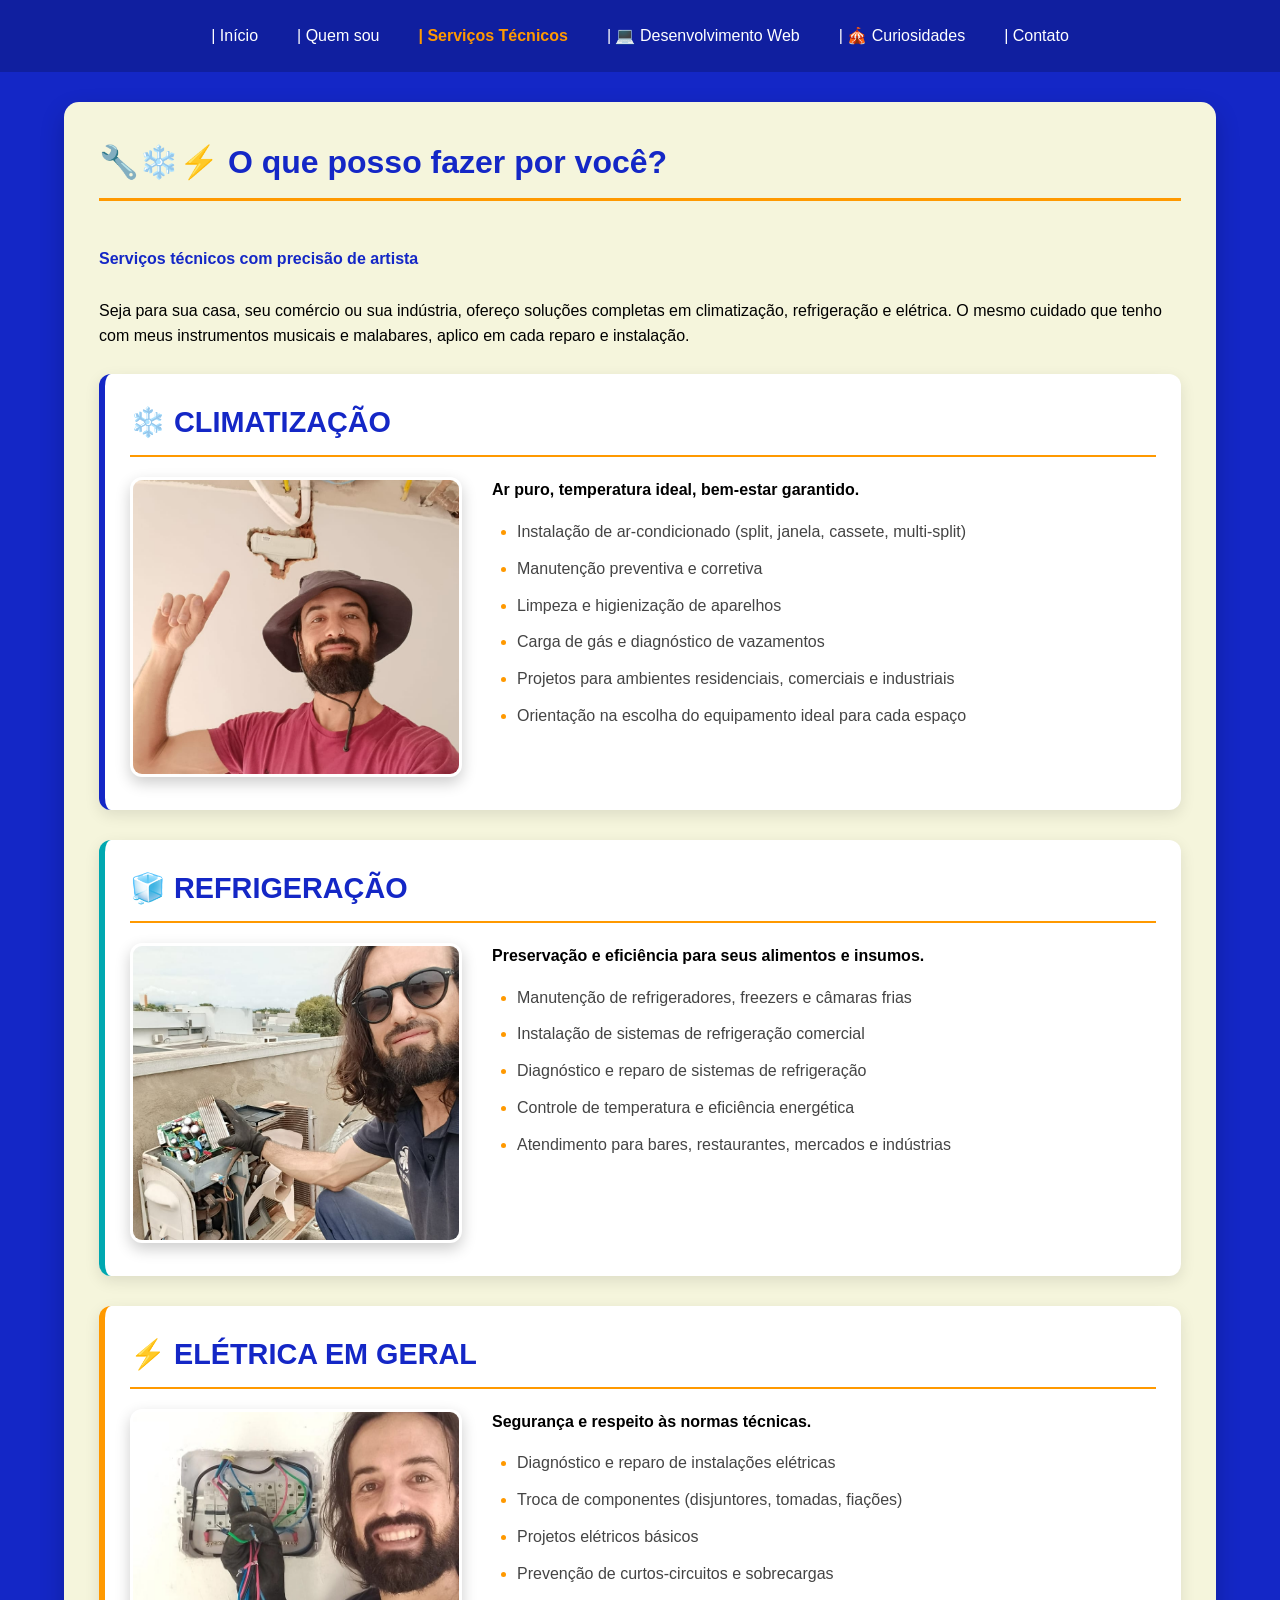
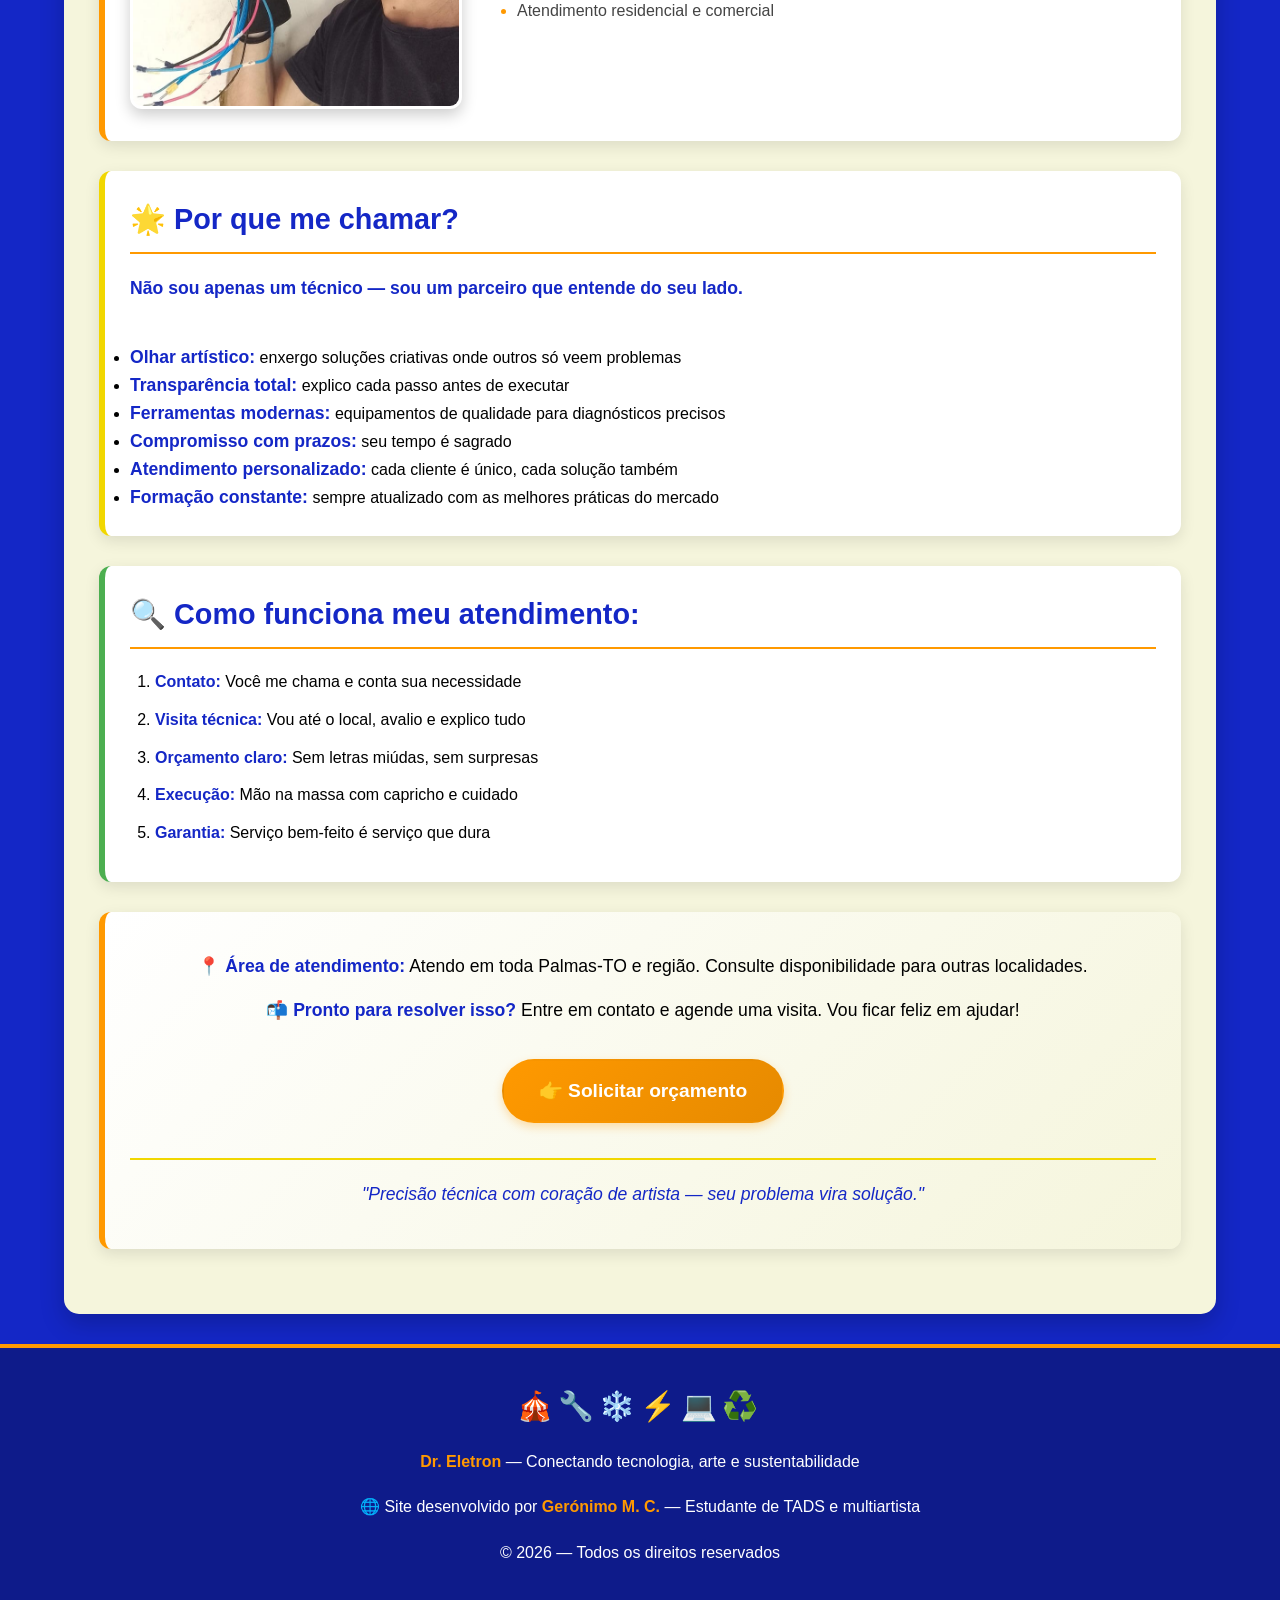
<file: servicos.html>
<!DOCTYPE html>
<html lang="pt-br">

<head>
    <meta charset="UTF-8">
    <meta name="viewport" content="width=device-width, initial-scale=1.0">
    <title>Dr. Eletron - Serviços Técnicos</title>
    <link rel="stylesheet" href="estilo.css">
</head>

<body>
    <header>
        <div class="div-links"><a href="index.html">| Início</a></div>
        <div class="div-links"><a href="quemSou.html">| Quem sou</a></div>
        <div class="div-links"><a href="servicos.html"><span>| Serviços Técnicos</span></a></div>
        <div class="div-links"><a href="dev.html">| 💻 Desenvolvimento Web</a></div>
        <div class="div-links"><a href="curiosidades.html">| 🎪 Curiosidades</a></div>
        <div class="div-links"><a href="contato.html">| Contato</a></div>
    </header>

    <article class="art-apresentacao">
        <h2>🔧❄️⚡ O que posso fazer por você?</h2>
        <br>

        <span>Serviços técnicos com precisão de artista</span>
        <br><br>

        Seja para sua casa, seu comércio ou sua indústria, ofereço soluções completas
        em climatização, refrigeração e elétrica. O mesmo cuidado que tenho com meus
        instrumentos musicais e malabares, aplico em cada reparo e instalação.
        <br><br>

        <!-- ===== BLOCO 1: CLIMATIZAÇÃO ===== -->
        <div class="bloco-servico bloco-climatizacao">
            <h3 class="titulo-bloco">❄️ CLIMATIZAÇÃO</h3>
            <div class="conteudo-bloco">
                <div class="imagem-bloco">
                    <img class="img-f-basic" src="img/gero/gero.infra.1.jpeg"
                        alt="Dr. Eletron instalando placa condensadora">
                </div>
                <div class="descricao-bloco">
                    <strong>Ar puro, temperatura ideal, bem-estar garantido.</strong>
                    <ul>
                        <li>Instalação de ar-condicionado (split, janela, cassete, multi-split)</li>
                        <li>Manutenção preventiva e corretiva</li>
                        <li>Limpeza e higienização de aparelhos</li>
                        <li>Carga de gás e diagnóstico de vazamentos</li>
                        <li>Projetos para ambientes residenciais, comerciais e industriais</li>
                        <li>Orientação na escolha do equipamento ideal para cada espaço</li>
                    </ul>
                </div>
            </div>
        </div>

        <!-- ===== BLOCO 2: REFRIGERAÇÃO ===== -->
        <div class="bloco-servico bloco-refrigeracao">
            <h3 class="titulo-bloco">🧊 REFRIGERAÇÃO</h3>
            <div class="conteudo-bloco">
                <div class="imagem-bloco">
                    <img class="img-servico" src="img/gero/geronimo.placa.condensadora.jpeg"
                        alt="Dr. Eletron atuando na refrigeração">
                </div>
                <div class="descricao-bloco">
                    <strong>Preservação e eficiência para seus alimentos e insumos.</strong>
                    <ul>
                        <li>Manutenção de refrigeradores, freezers e câmaras frias</li>
                        <li>Instalação de sistemas de refrigeração comercial</li>
                        <li>Diagnóstico e reparo de sistemas de refrigeração</li>
                        <li>Controle de temperatura e eficiência energética</li>
                        <li>Atendimento para bares, restaurantes, mercados e indústrias</li>
                    </ul>
                </div>
            </div>
        </div>

        <!-- ===== BLOCO 3: ELÉTRICA ===== -->
        <div class="bloco-servico bloco-eletrica">
            <h3 class="titulo-bloco">⚡ ELÉTRICA EM GERAL</h3>
            <div class="conteudo-bloco">
                <div class="imagem-bloco">
                    <img class="img-f-basic" src="img/gero/geron.eletricista.jpeg"
                        alt="Dr. Eletron atuando na elétrica">
                </div>
                <div class="descricao-bloco">
                    <strong>Segurança e respeito às normas técnicas.</strong>
                    <ul>
                        <li>Diagnóstico e reparo de instalações elétricas</li>
                        <li>Troca de componentes (disjuntores, tomadas, fiações)</li>
                        <li>Projetos elétricos básicos</li>
                        <li>Prevenção de curtos-circuitos e sobrecargas</li>
                        <li>Atendimento residencial e comercial</li>
                    </ul>
                </div>
            </div>
        </div>


        <!-- ===== BLOCO 4: DIFERENCIAIS ===== -->
        <div class="bloco-servico bloco-diferenciais">
            <h3 class="titulo-bloco">🌟 Por que me chamar?</h3>
            <div class="conteudo-bloco diferencial">
                <strong>Não sou apenas um técnico — sou um parceiro que entende do seu lado.</strong>
                <ul>
                    <li><strong>Olhar artístico:</strong> enxergo soluções criativas onde outros só veem problemas</li>
                    <li><strong>Transparência total:</strong> explico cada passo antes de executar</li>
                    <li><strong>Ferramentas modernas:</strong> equipamentos de qualidade para diagnósticos precisos</li>
                    <li><strong>Compromisso com prazos:</strong> seu tempo é sagrado</li>
                    <li><strong>Atendimento personalizado:</strong> cada cliente é único, cada solução também</li>
                    <li><strong>Formação constante:</strong> sempre atualizado com as melhores práticas do mercado</li>
                </ul>
            </div>
        </div>

        <!-- ===== BLOCO 5: COMO TRABALHO ===== -->
        <div class="bloco-servico bloco-processo">
            <h3 class="titulo-bloco">🔍 Como funciona meu atendimento:</h3>
            <div class="conteudo-bloco processo">
                <ol class="lista-processo">
                    <li><strong>Contato:</strong> Você me chama e conta sua necessidade</li>
                    <li><strong>Visita técnica:</strong> Vou até o local, avalio e explico tudo</li>
                    <li><strong>Orçamento claro:</strong> Sem letras miúdas, sem surpresas</li>
                    <li><strong>Execução:</strong> Mão na massa com capricho e cuidado</li>
                    <li><strong>Garantia:</strong> Serviço bem-feito é serviço que dura</li>
                </ol>
            </div>
        </div>

        <!-- ÁREA DE ATENDIMENTO E CTA -->
        <div class="bloco-servico bloco-atendimento">
            <p><strong>📍 Área de atendimento:</strong> Atendo em toda Palmas-TO e região. Consulte disponibilidade para
                outras localidades.</p>

            <p><strong>📬 Pronto para resolver isso?</strong> Entre em contato e agende uma visita. Vou ficar feliz em
                ajudar!</p>

            <a href="contato.html" class="botao-contato">👉 Solicitar orçamento</a>

            <p class="frase-final"><em>"Precisão técnica com coração de artista — seu problema vira solução."</em></p>
        </div>
    </article>

    <footer>
        <div class="div-footer">
            <p>🎪🔧❄️⚡💻♻️</p>
            <p><strong>Dr. Eletron</strong> — Conectando tecnologia, arte e sustentabilidade</p>
            <p>🌐 Site desenvolvido por <strong>Gerónimo M. C.</strong> — Estudante de TADS e multiartista</p>
            <p>© 2026 — Todos os direitos reservados</p>
        </div>
    </footer>
</body>

</html>
</file>
<file: estilo.css>
/* ===== VARIÁVEIS GLOBAIS (cores da logo) ===== */
:root {
    --azul-dr: #1427c6;
    --laranja: #ff9900;
    --amarelo: #f1d700;
    --branco: #ffffff;
    --bege: #f5f5dc;
    --cinza-claro: #f0f0f0;
    --cinza-escuro: #333333;
}

* {
    margin: 0;
    padding: 0;
    box-sizing: border-box;
}

body {
    background-color: var(--azul-dr);
    font-family: 'Segoe UI', Tahoma, Geneva, Verdana, sans-serif;
    line-height: 1.6;
}

/* ===== HEADER ===== */
header {
    display: flex;
    flex-direction: row;
    flex-wrap: wrap;
    gap: 5px;
    color: var(--branco);
    padding: 15px 20px;
    justify-content: center;
    background-color: rgba(0, 0, 0, 0.2);
}

.div-links {
    color: var(--branco);
    padding: 8px 12px;
    transition: all 0.3s ease;
}

.div-links a {
    text-decoration: none;
    color: var(--branco);
    font-weight: 500;
    padding: 8px 5px;
    transition: all 0.3s ease;
}

/* Link ativo (página atual) */
.div-links a span {
    color: var(--laranja);
    font-weight: bold;
}

.div-links a:hover {
    background-color: var(--laranja);
    color: var(--azul-dr);
    border-radius: 8px;
    padding: 8px 12px;
    transform: scale(1.05);
}

.div-links a:hover span {
    color: var(--azul-dr);
}

/* ===== ARTIGO PRINCIPAL ===== */
.art-apresentacao {
    margin: 30px auto;
    width: 90%;
    max-width: 1200px;
    background-color: var(--bege);
    padding: 35px;
    border-radius: 15px;
    box-shadow: 0 10px 25px rgba(0, 0, 0, 0.2);
}

.art-apresentacao h2 {
    color: var(--azul-dr);
    font-size: 2em;
    border-bottom: 3px solid var(--laranja);
    padding-bottom: 10px;
    margin-bottom: 20px;
}

.art-apresentacao span {
    font-weight: bolder;
    color: var(--azul-dr);
}

.art-apresentacao span strong {
    color: var(--laranja);
}

/* ===== BLOCOS DE SERVIÇO ===== */
.bloco-servico {
    background-color: var(--branco);
    border-radius: 12px;
    padding: 25px;
    margin-bottom: 30px;
    box-shadow: 0 5px 15px rgba(0, 0, 0, 0.1);
    border-left: 6px solid var(--laranja);
    transition: transform 0.3s ease;
}

.bloco-servico:hover {
    transform: translateY(-5px);
    box-shadow: 0 8px 20px rgba(0, 0, 0, 0.15);
}

/* Cores diferentes para cada tipo (mantendo identidade) */
.bloco-climatizacao {
    border-left-color: var(--azul-dr);
}

.bloco-refrigeracao {
    border-left-color: #00a8b0; /* tom complementar */
}

.bloco-eletrica {
    border-left-color: var(--laranja);
}

.bloco-diferenciais {
    border-left-color: var(--amarelo);
}

.bloco-processo {
    border-left-color: #4CAF50; /* verde para processo */
}

.titulo-bloco {
    font-size: 1.8em;
    margin-top: 0;
    margin-bottom: 20px;
    color: var(--azul-dr);
    border-bottom: 2px solid var(--laranja);
    padding-bottom: 10px;
    display: flex;
    align-items: center;
    gap: 10px;
}

/* ===== LAYOUT DOS BLOCOS ===== */
.conteudo-bloco {
    display: flex;
    flex-wrap: wrap;
    gap: 30px;
    align-items: flex-start;
}

.imagem-bloco {
    flex: 1;
    min-width: 280px;
}

.descricao-bloco {
    flex: 2;
    min-width: 300px;
}

/* ===== IMAGENS ===== */
.img-servico, .img-f-basic {
    width: 100%;
    max-width: 350px;
    height: auto;
    max-height: 300px;
    object-fit: cover;
    border-radius: 12px;
    box-shadow: 0 6px 15px rgba(0, 0, 0, 0.2);
    transition: all 0.3s ease;
    border: 3px solid transparent;
}

.img-servico:hover, .img-f-basic:hover {
    transform: scale(1.02);
    border: 3px solid var(--laranja);
    box-shadow: 0 10px 25px rgba(255, 153, 0, 0.3);
}

.imagem-secundaria {
    margin-top: 20px;
    text-align: center;
}

.imagem-secundaria .img-servico {
    max-width: 250px;
}

/* Placeholder para imagens futuras */
.placeholder {
    background: linear-gradient(135deg, var(--azul-dr) 0%, #2a3f8a 100%);
    border-radius: 12px;
    height: 220px;
    display: flex;
    align-items: center;
    justify-content: center;
    text-align: center;
    color: var(--branco);
    font-style: italic;
    border: 2px dashed var(--laranja);
}

.placeholder-conteudo span {
    font-size: 3.5em;
    display: block;
    color: var(--laranja);
}

.placeholder-conteudo p {
    color: var(--branco);
    margin-top: 10px;
}

/* ===== LISTAS ===== */
.descricao-bloco ul, .descricao-bloco ol {
    padding-left: 25px;
    line-height: 1.8;
    margin-top: 15px;
}

.descricao-bloco li {
    margin-bottom: 8px;
    color: #444;
}

.descricao-bloco li::marker {
    color: var(--laranja);
    font-weight: bold;
}

.lista-processo {
    list-style-type: decimal;
    padding-left: 25px;
}

.lista-processo li {
    margin-bottom: 12px;
}

.lista-processo li strong {
    color: var(--azul-dr);
}

/* ===== DIFERENCIAIS ===== */
.conteudo-bloco.diferencial {
    flex-direction: column;
}

.conteudo-bloco.diferencial strong {
    color: var(--azul-dr);
    font-size: 1.1em;
    margin-bottom: 10px;
}

/* ===== BLOCOS ESPECIAIS ===== */
.bloco-atendimento {
    text-align: center;
    background: linear-gradient(135deg, var(--branco) 0%, var(--bege) 100%);
    border-left-color: var(--laranja);
    margin-top: 20px;
}

.bloco-atendimento p {
    margin: 15px 0;
    font-size: 1.1em;
}

.bloco-atendimento p strong {
    color: var(--azul-dr);
}

/* ===== BOTÃO DE CONTATO ===== */
.botao-contato {
    display: inline-block;
    background: linear-gradient(135deg, var(--laranja) 0%, #e68a00 100%);
    color: var(--branco);
    padding: 15px 35px;
    text-decoration: none;
    border-radius: 50px;
    font-weight: bold;
    margin: 20px 0;
    transition: all 0.3s ease;
    font-size: 1.2em;
    border: 2px solid transparent;
    box-shadow: 0 4px 10px rgba(255, 153, 0, 0.3);
}

.botao-contato:hover {
    background: var(--branco);
    color: var(--laranja);
    border: 2px solid var(--laranja);
    transform: scale(1.05);
    box-shadow: 0 6px 15px rgba(255, 153, 0, 0.4);
}

.frase-final {
    font-size: 1.2em;
    color: var(--azul-dr);
    margin-top: 20px;
    font-style: italic;
    border-top: 2px solid var(--amarelo);
    padding-top: 20px;
}

/* ===== FOOTER ===== */
.div-footer {
    margin: 0 auto;
    padding: 30px 15px;
    display: flex;
    flex-direction: column;
    color: var(--branco);
    align-items: center;
    justify-content: center;
    gap: 10px;
    background-color: rgba(0, 0, 0, 0.3);
    border-top: 4px solid var(--laranja);
}

.div-footer p {
    margin: 5px 0;
}

.div-footer p:first-child {
    font-size: 1.8em;
    letter-spacing: 5px;
}

.div-footer strong {
    color: var(--laranja);
}

/* ===== RESPONSIVIDADE ===== */
@media (max-width: 768px) {
    header {
        flex-direction: column;
        align-items: center;
        gap: 10px;
    }
    
    .div-links {
        width: 100%;
        text-align: center;
    }
    
    .div-links a {
        display: block;
        padding: 10px;
    }
    
    .art-apresentacao {
        width: 95%;
        padding: 20px;
    }
    
    .art-apresentacao h2 {
        font-size: 1.6em;
    }
    
    .conteudo-bloco {
        flex-direction: column;
    }
    
    .imagem-bloco {
        text-align: center;
    }
    
    .img-servico, .img-f-basic {
        max-width: 100%;
    }
    
    .titulo-bloco {
        font-size: 1.5em;
    }
    
    .botao-contato {
        padding: 12px 25px;
        font-size: 1em;
    }
}

/* ===== UTILITÁRIOS ===== */
.destaque-laranja {
    color: var(--laranja);
    font-weight: bold;
}

.destaque-azul {
    color: var(--azul-dr);
    font-weight: bold;
}

.borda-amarela {
    border: 2px solid var(--amarelo);
}

.home-header {
    display: flex;
    flex-direction: row;
    align-items: center;
    gap: 25px;
    margin-bottom: 25px;
    flex-wrap: wrap;
}

.foto-perfil-container {
    flex-shrink: 0;
}

.foto-perfil {
    width: 120px;
    height: 120px;
    border-radius: 50%;
    object-fit: cover;
    border: 4px solid var(--laranja, #ff9900);
    box-shadow: 0 5px 15px rgba(0, 0, 0, 0.3);
    transition: transform 0.3s ease, border-color 0.3s ease;
}

.foto-perfil:hover {
    transform: scale(1.05);
    border-color: var(--amarelo, #f1d700);
}

.titulo-container {
    flex: 1;
}

.titulo-container h2 {
    margin-bottom: 0;
}

/* ===== DESTAQUE DA CLÍNICA RENAL ===== */
.destaque-clinica {
    background: linear-gradient(135deg, #1427c6 0%, #1e3a8a 100%);
    border-radius: 10px;
    padding: 15px 20px;
    margin: 15px 0 20px 0;
    border-left: 6px solid #ff9900;
    color: white;
    box-shadow: 0 4px 10px rgba(0, 0, 0, 0.2);
}

.badge-clinica {
    display: inline-block;
    background-color: #ff9900;
    color: #1427c6;
    font-weight: bold;
    padding: 5px 15px;
    border-radius: 30px;
    font-size: 0.9em;
    margin-bottom: 10px;
    letter-spacing: 0.5px;
}

.texto-clinica {
    margin: 5px 0 0 0;
    font-size: 1.05em;
    line-height: 1.5;
}

.texto-clinica strong {
    color: #ff9900;
    font-weight: bold;
}

/* Responsividade para mobile */
@media (max-width: 768px) {
    .home-header {
        flex-direction: column;
        text-align: center;
    }
    
    .foto-perfil {
        width: 100px;
        height: 100px;
    }
    
    .destaque-clinica {
        text-align: center;
    }
}

/* ===== HEADER DA PÁGINA QUEM SOU ===== */
.quem-sou-header {
    display: flex;
    flex-direction: row;
    align-items: center;
    gap: 30px;
    margin-bottom: 20px;
    flex-wrap: wrap;
}

.foto-perfil-container-grande {
    flex-shrink: 0;
}

.foto-perfil-grande {
    width: 150px;
    height: 150px;
    border-radius: 50%;
    object-fit: cover;
    border: 5px solid var(--laranja, #ff9900);
    box-shadow: 0 8px 20px rgba(0, 0, 0, 0.3);
    transition: all 0.3s ease;
}

.foto-perfil-grande:hover {
    transform: scale(1.05) rotate(2deg);
    border-color: var(--amarelo, #f1d700);
}

.titulo-quem-sou {
    flex: 1;
}

.titulo-quem-sou h2 {
    margin-bottom: 0;
    font-size: 2.2em;
}

/* ===== CARD DE APRESENTAÇÃO ===== */
.card-apresentacao {
    background: linear-gradient(135deg, var(--azul-dr, #1427c6) 0%, #1e3a8a 100%);
    border-radius: 15px;
    padding: 20px 25px;
    margin: 15px 0 20px 0;
    color: white;
    box-shadow: 0 5px 15px rgba(0, 0, 0, 0.2);
    border-left: 6px solid var(--laranja, #ff9900);
}

.saudacao {
    display: flex;
    flex-direction: column;
    gap: 5px;
}

.destaque-nome {
    font-size: 1.8em;
    font-weight: bold;
    color: var(--laranja, #ff9900);
}

.subtitulo {
    font-size: 1.2em;
    opacity: 0.9;
}

/* ===== GRID DE FACES PROFISSIONAIS ===== */
.faces-profissionais {
    margin: 30px 0;
}

.faces-profissionais h3 span {
    font-size: 1.5em;
    color: var(--azul-dr, #1427c6);
    border-bottom: 3px solid var(--laranja, #ff9900);
    padding-bottom: 5px;
}

.grid-faces {
    display: grid;
    grid-template-columns: repeat(auto-fit, minmax(250px, 1fr));
    gap: 20px;
    margin-top: 20px;
}

.face-item {
    background-color: var(--branco, #ffffff);
    border-radius: 12px;
    padding: 20px 15px;
    box-shadow: 0 4px 10px rgba(0, 0, 0, 0.1);
    border-left: 4px solid var(--laranja, #ff9900);
    transition: transform 0.3s ease;
    display: flex;
    flex-direction: column;
}

.face-item:hover {
    transform: translateY(-5px);
    box-shadow: 0 8px 20px rgba(255, 153, 0, 0.2);
}

.face-icone {
    font-size: 2.5em;
    margin-bottom: 10px;
}

.face-titulo {
    font-weight: bold;
    font-size: 1.1em;
    color: var(--azul-dr, #1427c6);
    margin-bottom: 8px;
}

.face-desc {
    font-size: 0.95em;
    color: #555;
    line-height: 1.5;
}

/* ===== CARD DE CONTATO RÁPIDO ===== */
.card-contato-rapido {
    background-color: var(--bege, #f5f5dc);
    border-radius: 12px;
    padding: 20px;
    margin: 15px 0;
    text-align: center;
    border: 2px dashed var(--laranja, #ff9900);
}

.card-contato-rapido p span {
    font-size: 1.3em;
}

.botao-contato-pequeno {
    display: inline-block;
    background-color: var(--laranja, #ff9900);
    color: var(--azul-dr, #1427c6);
    padding: 10px 25px;
    text-decoration: none;
    border-radius: 30px;
    font-weight: bold;
    margin-top: 10px;
    transition: all 0.3s ease;
}

.botao-contato-pequeno:hover {
    background-color: var(--azul-dr, #1427c6);
    color: var(--laranja, #ff9900);
    transform: scale(1.05);
}

/* ===== RESPONSIVIDADE PARA QUEM SOU ===== */
@media (max-width: 768px) {
    .quem-sou-header {
        flex-direction: column;
        text-align: center;
    }
    
    .foto-perfil-grande {
        width: 130px;
        height: 130px;
    }
    
    .grid-faces {
        grid-template-columns: 1fr;
    }
    
    .destaque-nome {
        font-size: 1.5em;
    }
}

/* ===== CORREÇÃO DEFINITIVA - DESTAQUE NOME ===== */
.card-apresentacao .saudacao .destaque-nome {
    font-size: 2.2em !important;
    font-weight: 800 !important;
    color: #ff9900 !important;
    text-shadow: 2px 2px 4px rgba(0, 0, 0, 0.3) !important;
    display: block !important;
    margin-bottom: 5px !important;
    letter-spacing: 0.5px !important;
}

.card-apresentacao .saudacao .subtitulo {
    font-size: 1.3em !important;
    color: #ffffff !important;
    opacity: 0.95 !important;
    display: block !important;
    font-style: italic !important;
}

/* Reforço para o card */
.card-apresentacao {
    background: linear-gradient(135deg, #1427c6, #0f1f9e) !important;
    border-left: 8px solid #ff9900 !important;
    padding: 25px 30px !important;
}

/* ===== REGISTRO CRT EM TAMANHO GRANDE ===== */
.registro-crt-container {
    margin: 30px 0;
    padding: 20px;
    background: linear-gradient(135deg, #f8f9fa 0%, #ffffff 100%);
    border-radius: 15px;
    box-shadow: 0 10px 30px rgba(0, 0, 0, 0.15);
    border: 2px solid var(--laranja, #ff9900);
    text-align: center;
}

.registro-titulo {
    color: var(--azul-dr, #1427c6);
    font-size: 1.5em;
    margin-bottom: 20px;
    border-bottom: 2px solid var(--laranja, #ff9900);
    padding-bottom: 10px;
    display: inline-block;
}

.registro-imagem-box {
    max-width: 800px;
    margin: 0 auto;
    padding: 15px;
    background-color: white;
    border-radius: 10px;
    box-shadow: 0 5px 15px rgba(0, 0, 0, 0.1);
}

.registro-crt-imagem {
    width: 100%;
    height: auto;
    border-radius: 8px;
    border: 1px solid #ddd;
    box-shadow: 0 4px 12px rgba(0, 0, 0, 0.1);
}

.registro-legenda {
    margin-top: 15px;
    color: var(--azul-dr, #1427c6);
    font-size: 1.1em;
}

.registro-legenda p {
    margin: 5px 0;
}

.registro-legenda strong {
    color: var(--laranja, #ff9900);
}

/* Responsividade */
@media (max-width: 768px) {
    .registro-imagem-box {
        max-width: 100%;
    }
    
    .registro-titulo {
        font-size: 1.2em;
    }
}

/* Opção ainda mais compacta (só ícone e texto) */
.registro-crt-simples {
    display: flex;
    align-items: center;
    gap: 15px;
    background-color: rgba(255, 255, 255, 0.1);
    padding: 10px 15px;
    border-radius: 8px;
    margin: 20px 0;
}

.registro-icone {
    font-size: 2em;
}

.registro-info-simples {
    display: flex;
    flex-direction: column;
}

.registro-info-simples strong {
    color: var(--laranja, #ff9900);
    font-size: 1em;
}

.registro-info-simples span {
    font-size: 0.9em;
    color: var(--azul-dr, #1427c6);
}

/* Responsividade */
@media (max-width: 768px) {
    .registro-compacto-content {
        flex-direction: column;
        text-align: center;
    }
    
    .registro-badge {
        margin: 0 auto 5px auto;
    }
}

/* ===== PÁGINA DEV - VERSÃO SIMPLES ===== */
.bloco-dev {
    border-left-color: var(--laranja, #ff9900) !important;
}

/* Portfólio real */
.portfolio-real {
    margin: 30px 0;
    padding: 20px;
    background-color: var(--branco);
    border-radius: 15px;
    box-shadow: 0 5px 15px rgba(0, 0, 0, 0.1);
    border: 2px solid var(--laranja);
}

.portfolio-card {
    display: flex;
    align-items: center;
    gap: 25px;
    flex-wrap: wrap;
    margin: 20px 0;
}

.portfolio-info {
    flex: 2;
    min-width: 250px;
}

.portfolio-badge {
    display: inline-block;
    background-color: #4CAF50;
    color: white;
    font-weight: bold;
    font-size: 0.8em;
    padding: 3px 12px;
    border-radius: 20px;
    margin-bottom: 10px;
}

.portfolio-nome {
    font-size: 1.3em;
    margin-bottom: 10px;
}

.portfolio-nome strong {
    color: var(--azul-dr);
}

.portfolio-link {
    display: inline-block;
    margin-top: 10px;
    color: var(--laranja);
    font-weight: bold;
    text-decoration: none;
}

.portfolio-link:hover {
    text-decoration: underline;
}

.portfolio-imagem-placeholder {
    flex: 1;
    min-width: 200px;
    background: linear-gradient(135deg, #f0f0f0, #e0e0e0);
    border-radius: 10px;
    padding: 20px;
    text-align: center;
    border: 2px dashed var(--azul-dr);
}

.portfolio-imagem-placeholder span {
    font-size: 2.5em;
    display: block;
    margin-bottom: 5px;
}

.portfolio-legenda {
    text-align: center;
    font-style: italic;
    color: #666;
    margin-top: 10px;
}

/* Grid de habilidades simplificado */
.skills-mini-grid {
    display: flex;
    flex-wrap: wrap;
    gap: 15px;
    justify-content: center;
    margin: 15px 0;
}

.skill-mini-item {
    background-color: var(--branco);
    border-radius: 30px;
    padding: 8px 18px;
    display: flex;
    align-items: center;
    gap: 8px;
    border: 1px solid var(--laranja);
    box-shadow: 0 2px 5px rgba(0, 0, 0, 0.05);
}

.skill-mini-icone {
    font-size: 1.2em;
}

/* Lista simples */
.lista-simples {
    list-style-type: none;
    padding-left: 0;
}

.lista-simples li {
    margin-bottom: 12px;
    padding-left: 25px;
    position: relative;
}

.lista-simples li::before {
    content: "✓";
    position: absolute;
    left: 0;
    color: var(--laranja);
    font-weight: bold;
}

.lista-simples li strong {
    color: var(--azul-dr);
}

/* Responsividade */
@media (max-width: 768px) {
    .portfolio-card {
        flex-direction: column;
        text-align: center;
    }
    
    .skills-mini-grid {
        flex-direction: column;
        align-items: center;
    }
    
    .skill-mini-item {
        width: 100%;
        justify-content: center;
    }
}

/* ===== SKILLS COM CATEGORIAS ===== */
.categoria-skills {
    margin-bottom: 25px;
}

.categoria-titulo {
    display: block;
    font-weight: bold;
    color: var(--azul-dr, #1427c6);
    margin-bottom: 12px;
    font-size: 1.1em;
    border-left: 4px solid var(--laranja, #ff9900);
    padding-left: 10px;
}

/* Grid de habilidades */
.skills-mini-grid {
    display: flex;
    flex-wrap: wrap;
    gap: 12px;
    margin-bottom: 15px;
}

.skill-mini-item {
    background-color: var(--branco);
    border-radius: 30px;
    padding: 8px 18px;
    display: flex;
    align-items: center;
    gap: 8px;
    border: 1px solid var(--laranja);
    box-shadow: 0 2px 5px rgba(0, 0, 0, 0.05);
    transition: transform 0.2s ease;
}

.skill-mini-item:hover {
    transform: translateY(-2px);
}

/* Itens em estudo */
.skill-mini-item.estudando {
    border: 1px dashed var(--azul-dr, #1427c6);
    background-color: #f0f7ff;
}

.badge-estudo {
    font-size: 0.7em;
    background-color: var(--azul-dr, #1427c6);
    color: white;
    padding: 2px 8px;
    border-radius: 12px;
    margin-left: 5px;
    white-space: nowrap;
}

.skill-mini-icone {
    font-size: 1.2em;
}

.skills-legenda {
    font-size: 0.9em;
    font-style: italic;
    color: #666;
    text-align: center;
    margin-top: 15px;
    padding-top: 10px;
    border-top: 1px solid #ddd;
}

/* Responsividade */
@media (max-width: 768px) {
    .skills-mini-grid {
        flex-direction: row;
        flex-wrap: wrap;
        justify-content: center;
    }
    
    .skill-mini-item {
        width: auto;
        min-width: 120px;
    }
    
    .badge-estudo {
        font-size: 0.6em;
    }
}

/* ===== PÁGINA DE CURIOSIDADES ===== */
.curiosidade-card {
    display: flex;
    gap: 30px;
    background-color: var(--branco);
    border-radius: 15px;
    padding: 25px;
    margin: 25px 0;
    box-shadow: 0 5px 15px rgba(0, 0, 0, 0.08);
    border-left: 6px solid var(--laranja);
    transition: all 0.3s ease;
    flex-wrap: wrap;
}

.curiosidade-card:hover {
    transform: translateX(5px);
    box-shadow: 0 8px 20px rgba(0, 0, 0, 0.12);
}

.curiosidade-card.destaque {
    border-left: 6px solid var(--amarelo);
    background: linear-gradient(135deg, #fff9e6, #ffffff);
}

.curiosidade-imagem {
    flex-shrink: 0;
    width: 200px;
    height: 200px;
    overflow: hidden;
    border-radius: 12px;
    box-shadow: 0 4px 10px rgba(0, 0, 0, 0.15);
    border: 3px solid var(--laranja);
}

.img-curiosidade {
    width: 100%;
    height: 100%;
    object-fit: cover;
    transition: transform 0.5s ease;
}

.img-curiosidade:hover {
    transform: scale(1.05);
}

.curiosidade-conteudo {
    flex: 1;
    min-width: 250px;
}

.curiosidade-titulo {
    color: var(--azul-dr);
    font-size: 1.5em;
    margin-top: 0;
    margin-bottom: 12px;
    border-bottom: 2px solid var(--laranja);
    padding-bottom: 8px;
}

.curiosidade-texto {
    line-height: 1.7;
    color: #444;
    margin-bottom: 15px;
}

.curiosidade-destaque {
    font-style: italic;
    color: var(--laranja);
    font-weight: 500;
    padding: 10px;
    background-color: #fff0e0;
    border-radius: 8px;
    margin: 15px 0 5px 0;
}

.curiosidade-lista {
    list-style-type: none;
    padding-left: 0;
}

.curiosidade-lista li {
    margin-bottom: 8px;
    padding-left: 25px;
    position: relative;
}

.curiosidade-lista li::before {
    content: "🎪";
    position: absolute;
    left: 0;
    opacity: 0.7;
}

/* Link do livro */
.curiosidade-link {
    margin-top: 15px;
}

.link-livro {
    display: inline-block;
    background-color: var(--azul-dr);
    color: white;
    padding: 10px 20px;
    border-radius: 30px;
    text-decoration: none;
    font-weight: bold;
    transition: all 0.3s ease;
}

.link-livro:hover {
    background-color: var(--laranja);
    color: var(--azul-dr);
    transform: scale(1.05);
}

/* Reflexão final */
.curiosidade-reflexao {
    background-color: var(--bege);
    border-radius: 15px;
    padding: 30px;
    margin: 30px 0;
    text-align: center;
    font-size: 1.2em;
    color: var(--azul-dr);
    border: 2px dashed var(--laranja);
}

.reflexao-assinatura {
    margin-top: 20px;
    font-style: italic;
    color: var(--laranja);
    font-weight: bold;
}

/* Responsividade */
@media (max-width: 768px) {
    .curiosidade-card {
        flex-direction: column;
        text-align: center;
    }
    
    .curiosidade-imagem {
        width: 100%;
        max-width: 250px;
        height: 200px;
        margin: 0 auto;
    }
    
    .curiosidade-titulo {
        font-size: 1.3em;
    }
    
    .curiosidade-reflexao {
        padding: 20px;
        font-size: 1.1em;
    }
    
    .curiosidade-lista li {
        text-align: left;
    }
}
/* ===== PROJETOS CULTURAIS ===== */
.projetos-culturais {
    margin: 30px 0;
    padding: 20px;
    background-color: var(--bege);
    border-radius: 15px;
    border-left: 6px solid var(--amarelo);
}

.projetos-culturais h3 span {
    font-size: 1.4em;
    color: var(--azul-dr);
    border-bottom: 2px solid var(--laranja);
    padding-bottom: 5px;
}

.projeto-item {
    display: flex;
    gap: 15px;
    margin: 20px 0;
    padding: 15px;
    background-color: var(--branco);
    border-radius: 10px;
    align-items: flex-start;
}

.projeto-icone {
    font-size: 2em;
    min-width: 50px;
    text-align: center;
}

.projeto-desc {
    flex: 1;
    line-height: 1.6;
}

.projeto-link {
    display: inline-block;
    margin-left: 10px;
    color: var(--laranja);
    font-weight: bold;
    text-decoration: none;
}

.projeto-link:hover {
    text-decoration: underline;
}

/* Ajuste no face-item para link */
.face-item a {
    text-decoration: none;
    font-weight: bold;
}

.face-item a:hover {
    text-decoration: underline;
}

/* ===== PÁGINA DE CONTATO ===== */

/* Card principal com foto */
.contato-card-principal {
    display: flex;
    align-items: center;
    gap: 30px;
    background: linear-gradient(135deg, var(--azul-dr), #1e3a8a);
    border-radius: 20px;
    padding: 30px;
    margin: 30px 0;
    color: white;
    box-shadow: 0 10px 25px rgba(0, 0, 0, 0.2);
    border-left: 8px solid var(--laranja);
    flex-wrap: wrap;
}

.contato-foto {
    flex-shrink: 0;
}

.contato-img {
    width: 150px;
    height: 150px;
    border-radius: 50%;
    object-fit: cover;
    border: 5px solid var(--laranja);
    box-shadow: 0 5px 15px rgba(0, 0, 0, 0.3);
}

.contato-info {
    flex: 1;
}

.contato-info h3 {
    font-size: 2em;
    margin-bottom: 5px;
    color: var(--laranja);
}

.contato-subtitulo {
    font-size: 1.1em;
    opacity: 0.9;
    margin-bottom: 15px;
}

.contato-dados {
    background-color: rgba(255, 255, 255, 0.1);
    border-radius: 10px;
    padding: 12px 15px;
    margin: 15px 0;
}

.contato-dados p {
    margin: 5px 0;
}

.contato-dados strong {
    color: var(--laranja);
}

.contato-frase {
    font-style: italic;
    font-size: 1.1em;
    border-left: 4px solid var(--laranja);
    padding-left: 15px;
}

/* Grid de cards */
.contato-cards-grid {
    display: grid;
    grid-template-columns: repeat(auto-fit, minmax(280px, 1fr));
    gap: 25px;
    margin: 40px 0;
}

.contato-card {
    background-color: var(--branco);
    border-radius: 15px;
    padding: 25px 20px;
    text-align: center;
    box-shadow: 0 8px 20px rgba(0, 0, 0, 0.1);
    transition: all 0.3s ease;
    border: 1px solid #eee;
}

.contato-card:hover {
    transform: translateY(-8px);
    box-shadow: 0 15px 30px rgba(0, 0, 0, 0.15);
}

/* Cores específicas para cada card */
.contato-card.whatsapp:hover {
    border-color: #25D366;
    box-shadow: 0 10px 25px rgba(37, 211, 102, 0.2);
}

.contato-card.email:hover {
    border-color: var(--laranja);
}

.contato-card.instagram:hover {
    border-color: #E1306C;
}

.card-icone {
    font-size: 3.5em;
    margin-bottom: 15px;
}

.card-titulo {
    color: var(--azul-dr);
    font-size: 1.4em;
    margin-bottom: 10px;
}

.card-texto {
    color: #666;
    margin-bottom: 15px;
    line-height: 1.5;
}

.card-info {
    font-weight: bold;
    color: var(--azul-dr);
    background-color: #f5f5f5;
    padding: 8px;
    border-radius: 30px;
    margin: 15px 0;
    font-size: 0.95em;
}

.card-botao {
    display: inline-block;
    width: 100%;
    padding: 12px 0;
    border-radius: 50px;
    text-decoration: none;
    font-weight: bold;
    transition: all 0.3s ease;
    color: white;
}

.whatsapp-botao {
    background-color: #25D366;
}

.whatsapp-botao:hover {
    background-color: #128C7E;
    transform: scale(1.02);
}

.email-botao {
    background-color: var(--azul-dr);
}

.email-botao:hover {
    background-color: var(--laranja);
    color: var(--azul-dr);
}

.instagram-botao {
    background: linear-gradient(45deg, #F58529, #DD2A7B, #8134AF, #515BD4);
}

.instagram-botao:hover {
    opacity: 0.9;
    transform: scale(1.02);
}

/* Informações extras */
.contato-info-extra {
    display: flex;
    flex-wrap: wrap;
    gap: 20px;
    margin: 30px 0;
    padding: 20px;
    background-color: var(--bege);
    border-radius: 15px;
    border: 2px dashed var(--laranja);
}

.info-extra-item {
    flex: 1;
    min-width: 200px;
    display: flex;
    align-items: center;
    gap: 15px;
}

.extra-icone {
    font-size: 2em;
}

.extra-texto strong {
    color: var(--azul-dr);
    display: block;
    margin-bottom: 5px;
}

.extra-texto p {
    color: #555;
}

/* Frase final */
.contato-frase-final {
    text-align: center;
    margin: 30px 0 20px;
    padding: 20px;
    background-color: var(--branco);
    border-radius: 10px;
    box-shadow: 0 4px 10px rgba(0, 0, 0, 0.05);
}

.contato-frase-final p:first-child {
    font-size: 2em;
    margin-bottom: 10px;
}

.contato-frase-final em {
    color: var(--azul-dr);
    font-size: 1.2em;
}

/* Responsividade */
@media (max-width: 768px) {
    .contato-card-principal {
        flex-direction: column;
        text-align: center;
    }
    
    .contato-info h3 {
        font-size: 1.6em;
    }
    
    .contato-frase {
        text-align: left;
    }
    
    .info-extra-item {
        flex-direction: column;
        text-align: center;
    }
    
    .contato-cards-grid {
        grid-template-columns: 1fr;
    }
}
</file>
